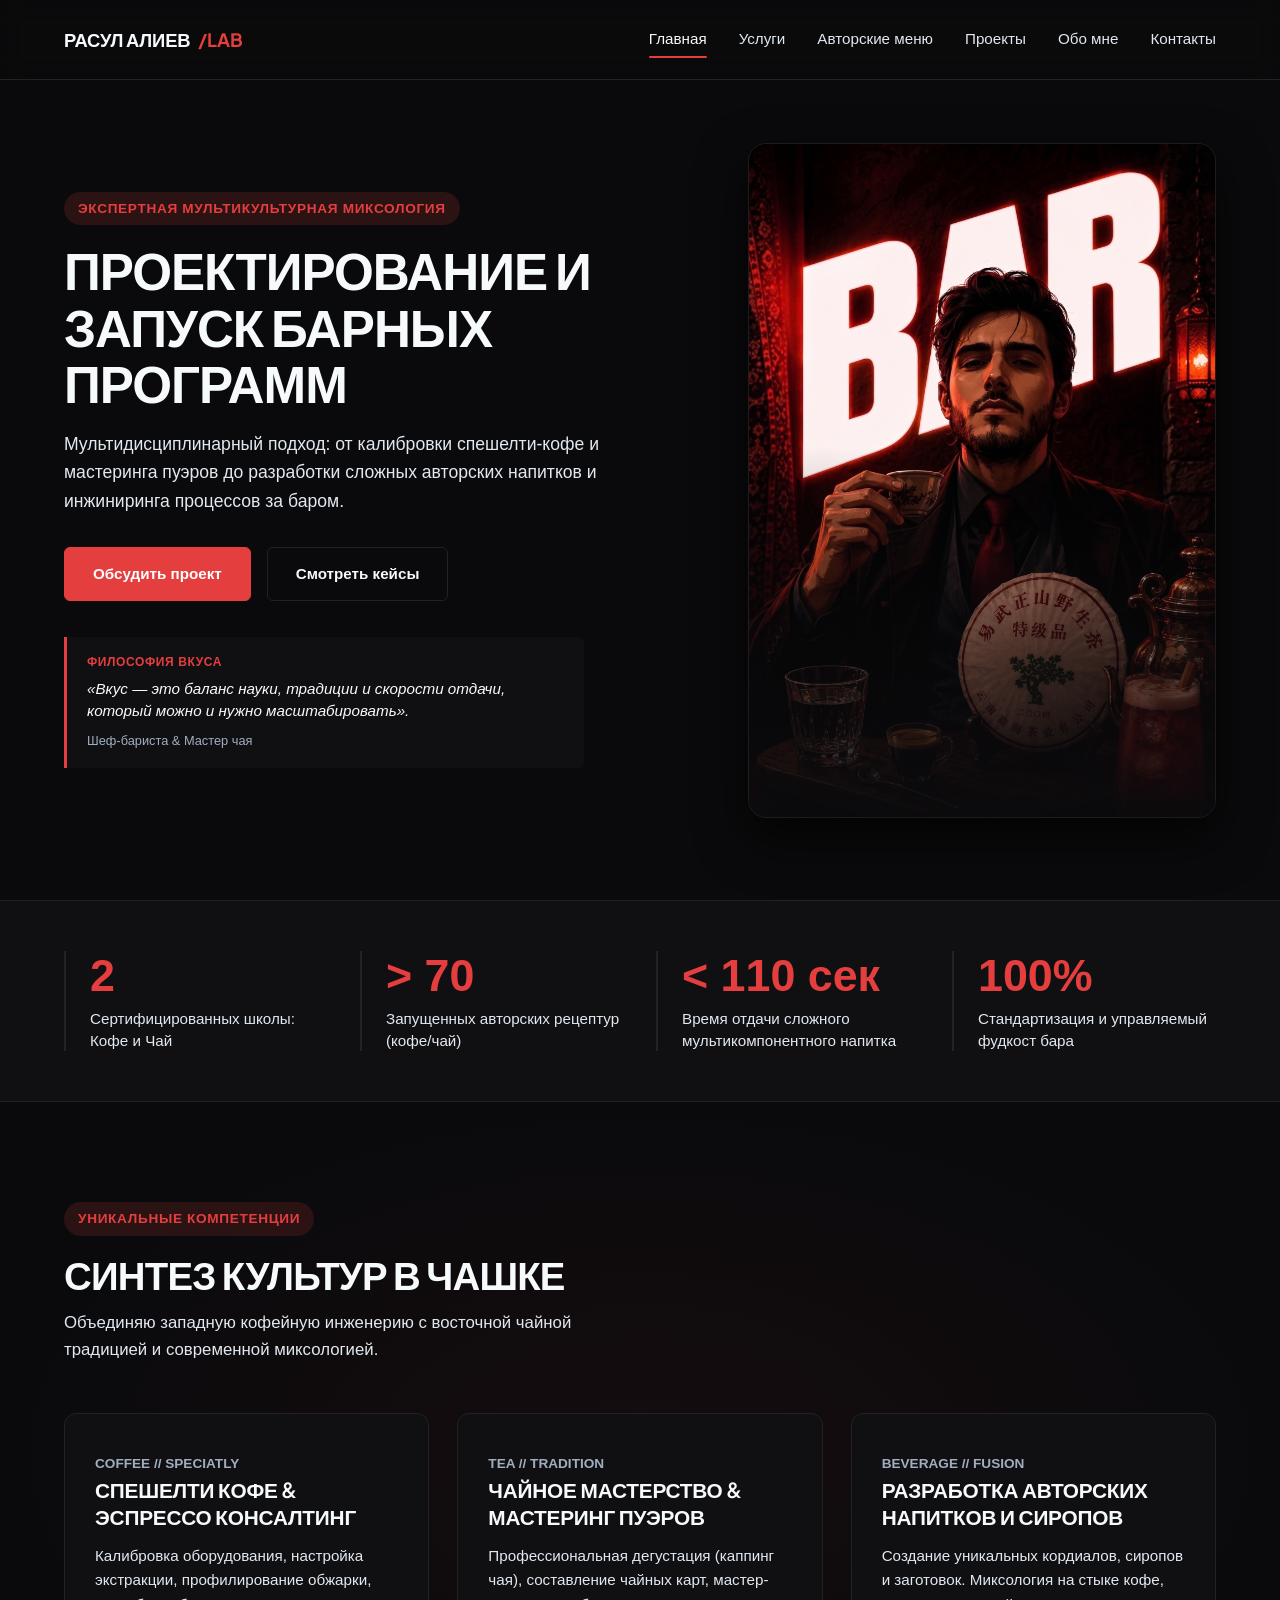
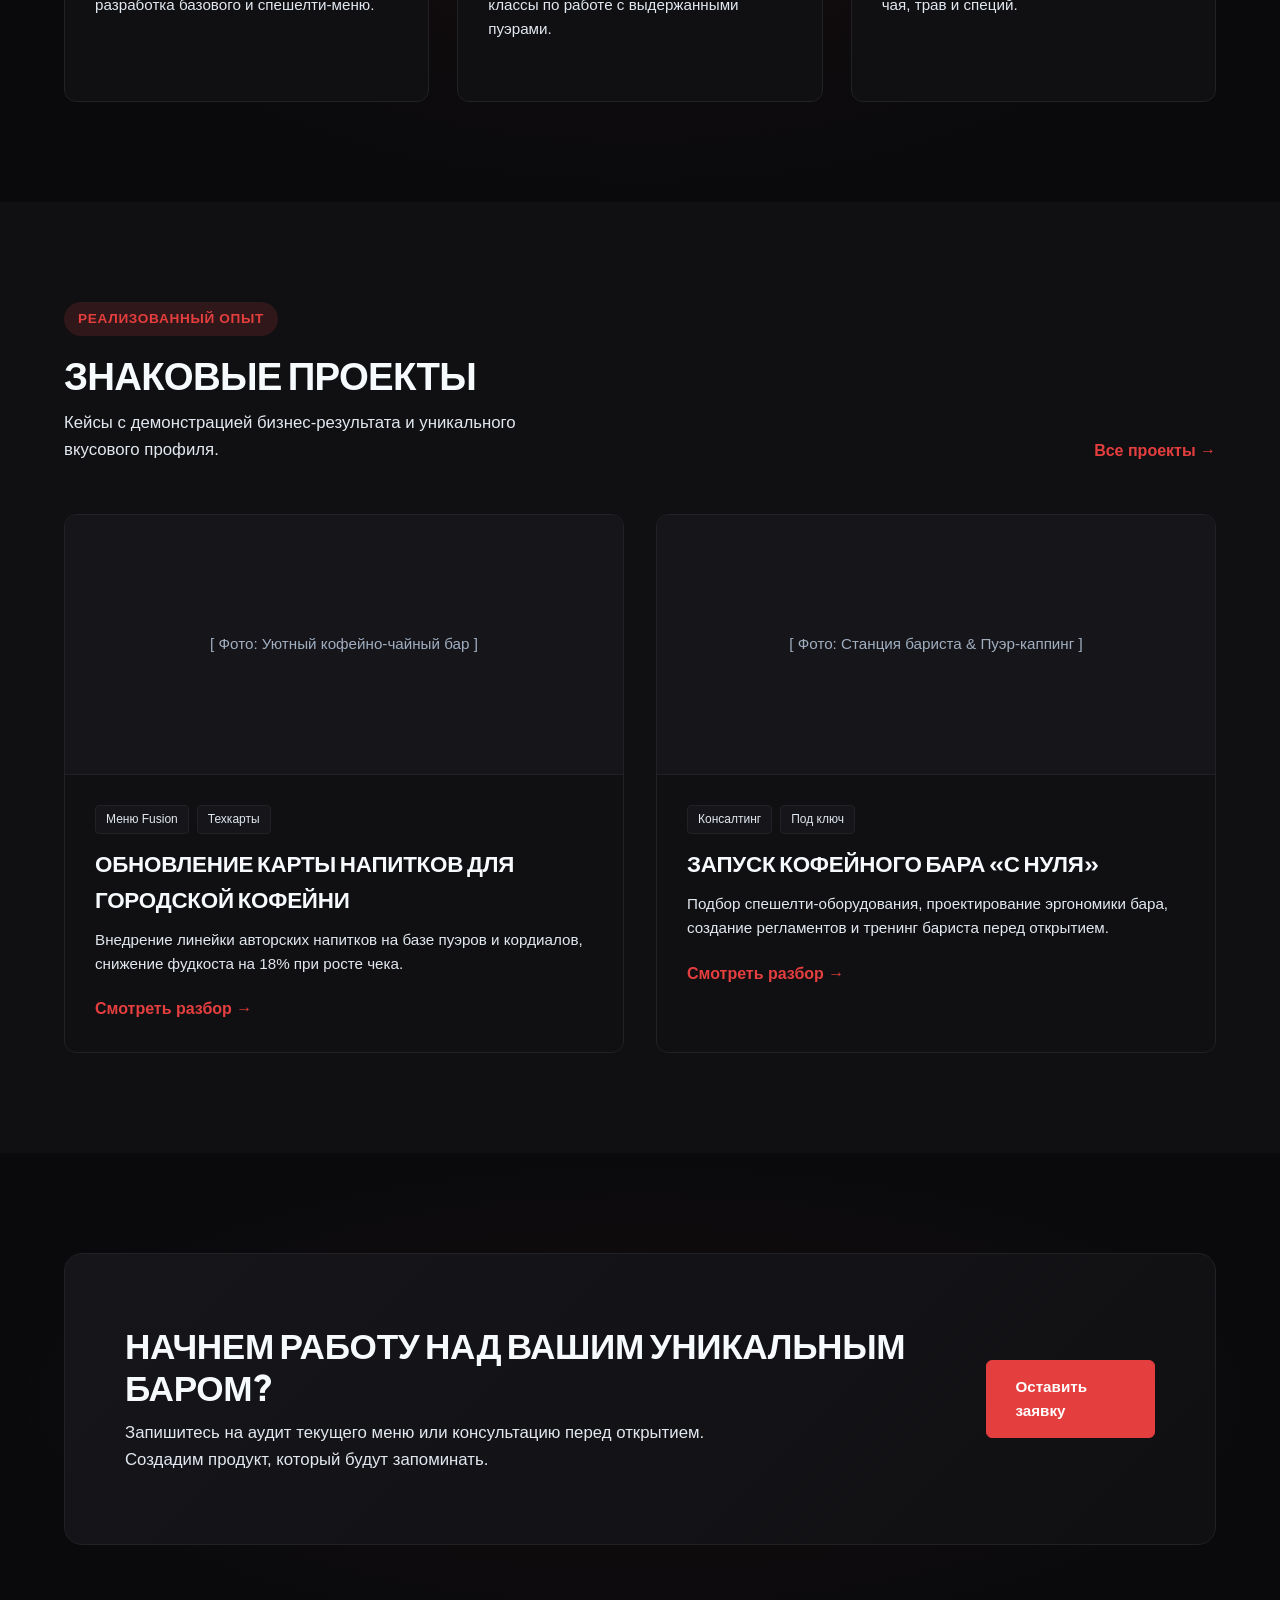
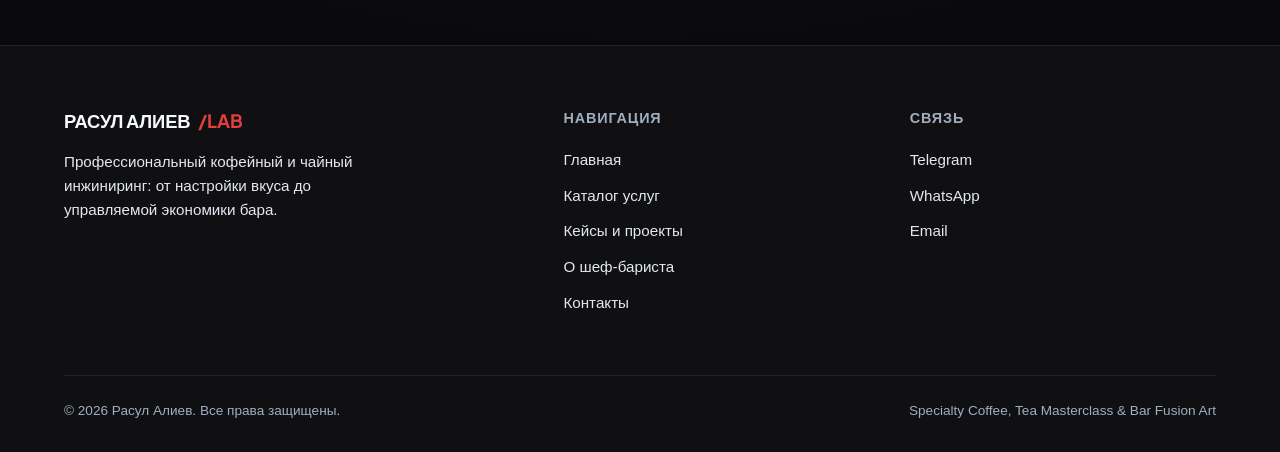
<file: index.html>
<!DOCTYPE html>
<html lang="ru">
<head>
  <meta charset="UTF-8">
  <meta name="viewport" content="width=device-width, initial-scale=1.0">
  <title>Расул Алиев | Chef Barista & Tea Master</title>
  <meta name="description" content="Комплексные решения для баров и чайных: от настройки экстракции и разработки меню до проектирования и тренинга команд.">
  
  <!-- Fonts (Adding a stronger heading font for this theme) -->
  <link rel="preconnect" href="https://fonts.googleapis.com">
  <link rel="preconnect" href="https://fonts.gstatic.com" crossorigin>
  <link href="https://fonts.googleapis.com/css2?family=Plus+Jakarta+Sans:wght@500;600;700;800&display=swap" rel="stylesheet">

  <link rel="stylesheet" href="css/style.css">
  <link rel="stylesheet" href="css/responsive.css">
  <!-- Include the new theme styles -->
  <link rel="stylesheet" href="css/theme-dark.css">
</head>
<body>

  <!-- Site Header -->
  <header class="site-header">
    <div class="container nav-container">
      <a href="index.html" class="brand-logo">
        Расул Алиев<span>/LAB</span>
      </a>

      <button class="menu-toggle" aria-label="Открыть меню" aria-expanded="false">
        <span></span>
        <span></span>
        <span></span>
      </button>

      <nav class="nav-links">
        <a href="index.html" class="nav-link active">Главная</a>
        <a href="services.html" class="nav-link">Услуги</a>
		<a href="menu.html" class="nav-link">Авторские меню</a>
        <a href="projects.html" class="nav-link">Проекты</a>
        <a href="about.html" class="nav-link">Обо мне</a>
        <a href="contact.html" class="nav-link">Контакты</a>
      </nav>
    </div>
  </header>

  <!-- Hero Section with Background -->
  <main>
    <!-- Hero Section: Clean Split UI/UX -->
    <section class="hero hero-split-layout">
      <div class="container hero-container">
        
        <!-- Левая колонка: Оффер и кнопки -->
        <div class="hero-content">
          <span class="badge">Экспертная мультикультурная миксология</span>
          <h1 class="hero-title">Проектирование и запуск барных программ</h1>
          <p class="hero-subtitle">
            Мультидисциплинарный подход: от калибровки спешелти-кофе и мастеринга пуэров до разработки сложных авторских напитков и инжиниринга процессов за баром.
          </p>
          <div class="hero-actions">
            <a href="contact.html" class="btn btn-primary">Обсудить проект</a>
            <a href="projects.html" class="btn btn-outline">Смотреть кейсы</a>
          </div>

          <div class="hero-quote-box">
            <div class="quote-tag">Философия вкуса</div>
            <p>«Вкус — это баланс науки, традиции и скорости отдачи, который можно и нужно масштабировать».</p>
            <span class="quote-author">Шеф-бариста & Мастер чая</span>
          </div>
        </div>

        <!-- Правая колонка: Портрет Расула с мягким растворением вниз -->
        <div class="hero-visual">
          <div class="hero-portrait-wrapper">
            <img src="assets/images/chef-barista-hero.png" alt="Шеф-бариста Расул Алиев" class="hero-portrait-img">
          </div>
        </div>

      </div>
    </section>

    <!-- Metrics Section -->
    <section class="metrics-section">
      <div class="container">
        <div class="metrics-grid">
          <div class="metric-item">
            <div class="metric-number">2</div>
            <div class="metric-label">Сертифицированных школы: Кофе и Чай</div>
          </div>
          <div class="metric-item">
            <div class="metric-number">> 70</div>
            <div class="metric-label">Запущенных авторских рецептур (кофе/чай)</div>
          </div>
          <div class="metric-item">
            <div class="metric-number">< 110 сек</div>
            <div class="metric-label">Время отдачи сложного мультикомпонентного напитка</div>
          </div>
          <div class="metric-item">
            <div class="metric-number">100%</div>
            <div class="metric-label">Стандартизация и управляемый фудкост бара</div>
          </div>
        </div>
      </div>
    </section>

    <!-- New Section: Featured Expertise (Using the Pu'er cake imagery conceptually) -->
    <section class="section-spacing featured-expertise">
      <div class="container">
        <div class="section-header">
          <div>
            <span class="badge">Уникальные компетенции</span>
            <h2 class="section-title">Синтез культур в чашке</h2>
            <p class="section-desc">
              Объединяю западную кофейную инженерию с восточной чайной традицией и современной миксологией.
            </p>
          </div>
        </div>

        <div class="services-grid">
          <!-- Featured 1: Specialty Coffee -->
          <article class="service-card">
            <div>
              <span class="service-index">COFFEE // SPECIATLY</span>
              <h3 class="service-title">Спешелти Кофе & Эспрессо Консалтинг</h3>
              <p class="service-desc">
                Калибровка оборудования, настройка экстракции, профилирование обжарки, разработка базового и спешелти-меню.
              </p>
            </div>
          </article>

          <!-- Featured 2: Tea Art -->
          <article class="service-card">
            <div>
              <span class="service-index">TEA // TRADITION</span>
              <h3 class="service-title">Чайное мастерство & Мастеринг Пуэров</h3>
              <p class="service-desc">
                Профессиональная дегустация (каппинг чая), составление чайных карт, мастер-классы по работе с выдержанными пуэрами.
              </p>
            </div>
          </article>

          <!-- Featured 3: Beverage Program -->
          <article class="service-card">
            <div>
              <span class="service-index">BEVERAGE // FUSION</span>
              <h3 class="service-title">Разработка авторских напитков и сиропов</h3>
              <p class="service-desc">
                Создание уникальных кордиалов, сиропов и заготовок. Миксология на стыке кофе, чая, трав и специй.
              </p>
            </div>
          </article>
        </div>
      </div>
    </section>

    <!-- Projects Teaser -->
    <section class="section-spacing" style="background-color: var(--bg-surface);">
      <div class="container">
        <div class="section-header">
          <div>
            <span class="badge">Реализованный опыт</span>
            <h2 class="section-title">Знаковые проекты</h2>
            <p class="section-desc">
              Кейсы с демонстрацией бизнес-результата и уникального вкусового профиля.
            </p>
          </div>
          <a href="projects.html" class="section-link">Все проекты &rarr;</a>
        </div>

        <div class="projects-grid">
          <!-- Project Card 1 -->
          <article class="project-card">
            <div class="project-thumb-placeholder">
              [ Фото: Уютный кофейно-чайный бар ]
            </div>
            <div class="project-info">
              <div class="project-tags">
                <span class="project-tag">Меню Fusion</span>
                <span class="project-tag">Техкарты</span>
              </div>
              <h3 class="project-title">Обновление карты напитков для городской кофейни</h3>
              <p class="project-excerpt">
                Внедрение линейки авторских напитков на базе пуэров и кордиалов, снижение фудкоста на 18% при росте чека.
              </p>
              <a href="projects.html" class="section-link">Смотреть разбор &rarr;</a>
            </div>
          </article>

          <!-- Project Card 2 -->
          <article class="project-card">
            <div class="project-thumb-placeholder">
              [ Фото: Станция бариста & Пуэр-каппинг ]
            </div>
            <div class="project-info">
              <div class="project-tags">
                <span class="project-tag">Консалтинг</span>
                <span class="project-tag">Под ключ</span>
              </div>
              <h3 class="project-title">Запуск кофейного бара «С нуля»</h3>
              <p class="project-excerpt">
                Подбор спешелти-оборудования, проектирование эргономики бара, создание регламентов и тренинг бариста перед открытием.
              </p>
              <a href="projects.html" class="section-link">Смотреть разбор &rarr;</a>
            </div>
          </article>
        </div>
      </div>
    </section>

    <!-- CTA Section -->
    <section class="section-spacing">
      <div class="container">
        <div class="cta-banner">
          <div>
            <h2 class="cta-title">Начнем работу над вашим уникальным баром?</h2>
            <p class="cta-desc">
              Запишитесь на аудит текущего меню или консультацию перед открытием. Создадим продукт, который будут запоминать.
            </p>
          </div>
          <a href="contact.html" class="btn btn-primary">Оставить заявку</a>
        </div>
      </div>
    </section>
  </main>

  <!-- Site Footer -->
  <footer class="site-footer">
    <div class="container">
      <div class="footer-top">
        <div class="footer-brand">
          <div class="brand-logo">Расул Алиев<span>/LAB</span></div>
          <p>
            Профессиональный кофейный и чайный инжиниринг: от настройки вкуса до управляемой экономики бара.
          </p>
        </div>

        <div>
          <h4 class="footer-heading">Навигация</h4>
          <ul class="footer-nav">
            <li><a href="index.html">Главная</a></li>
            <li><a href="services.html">Каталог услуг</a></li>
            <li><a href="projects.html">Кейсы и проекты</a></li>
            <li><a href="about.html">О шеф-бариста</a></li>
            <li><a href="contact.html">Контакты</a></li>
          </ul>
        </div>

        <div>
          <h4 class="footer-heading">Связь</h4>
          <ul class="footer-nav">
            <li><a href="contact.html">Telegram</a></li>
            <li><a href="contact.html">WhatsApp</a></li>
            <li><a href="mailto:alexei.petrov@example.com">Email</a></li>
          </ul>
        </div>
      </div>

      <div class="footer-bottom">
        <span>&copy; 2026 Расул Алиев. Все права защищены.</span>
        <span>Specialty Coffee, Tea Masterclass & Bar Fusion Art</span>
      </div>
    </div>
  </footer>

  <script src="js/main.js"></script>
</body>
</html>
</file>
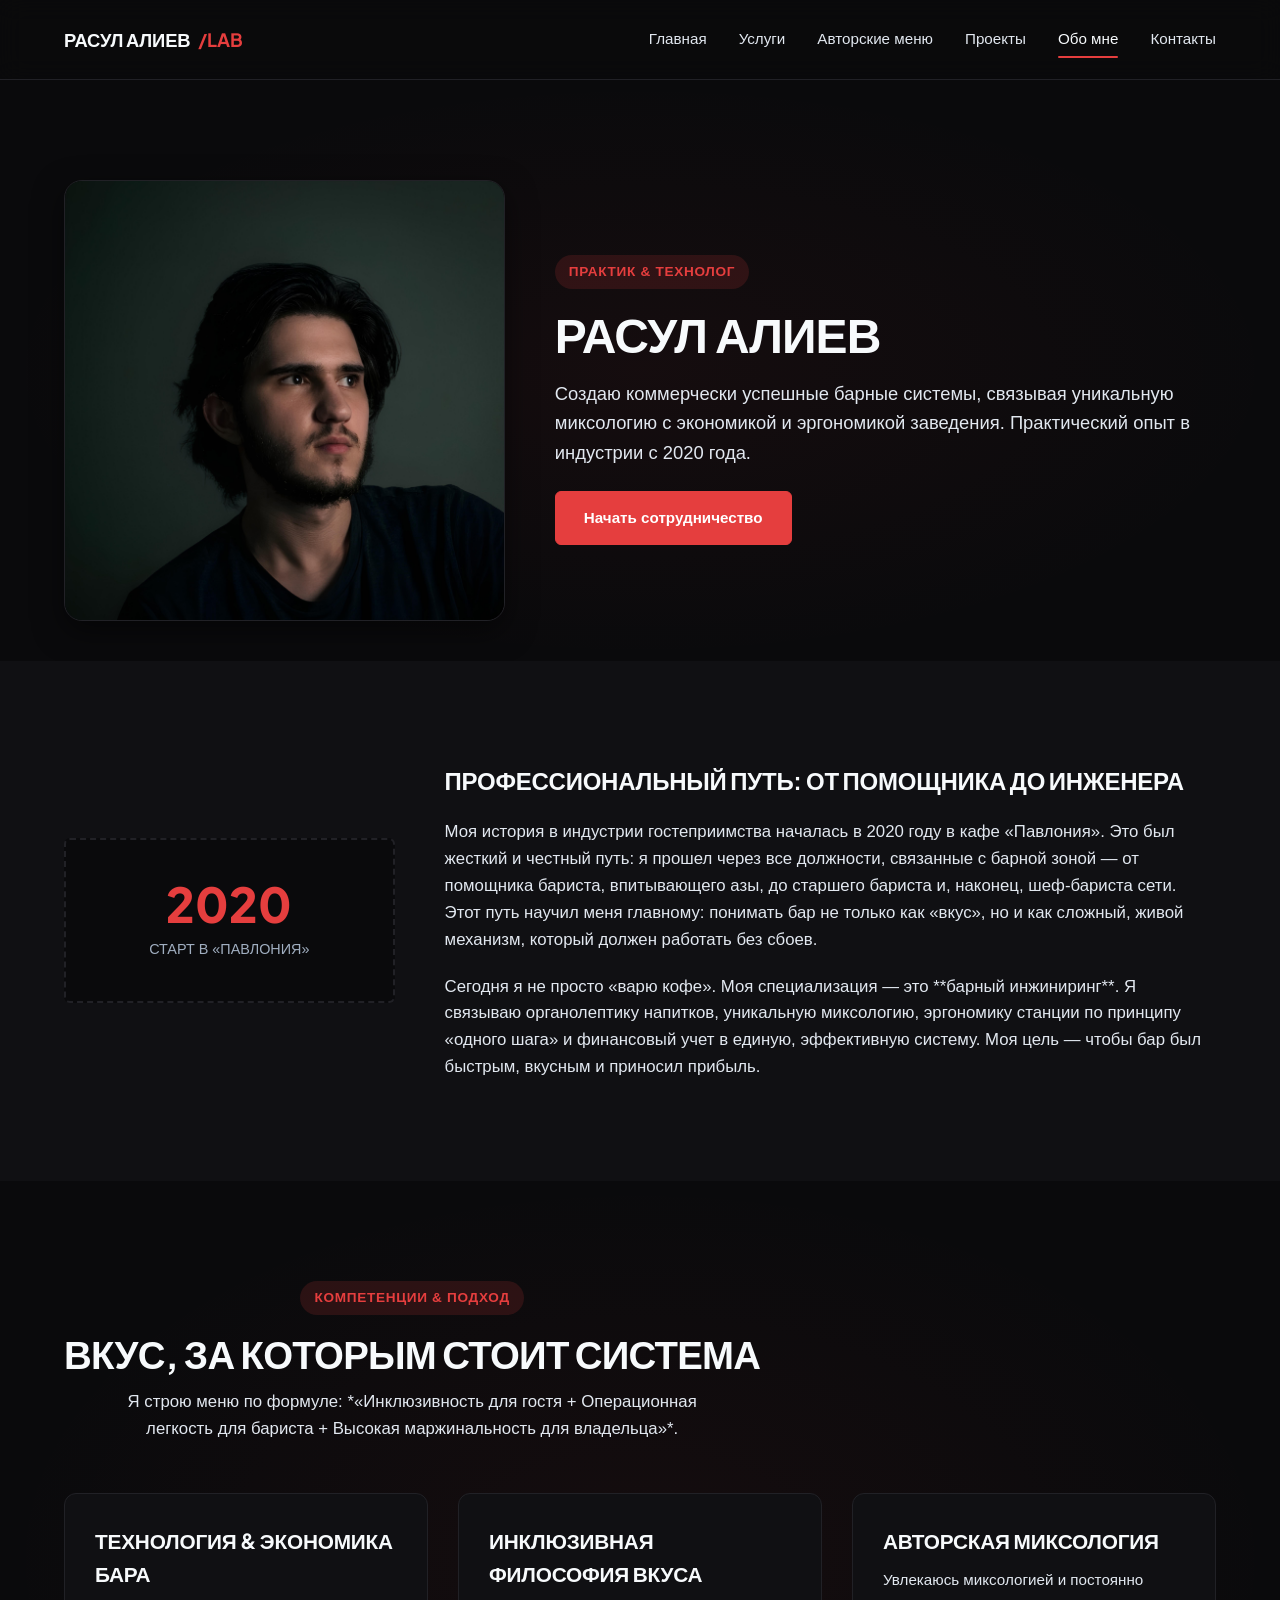
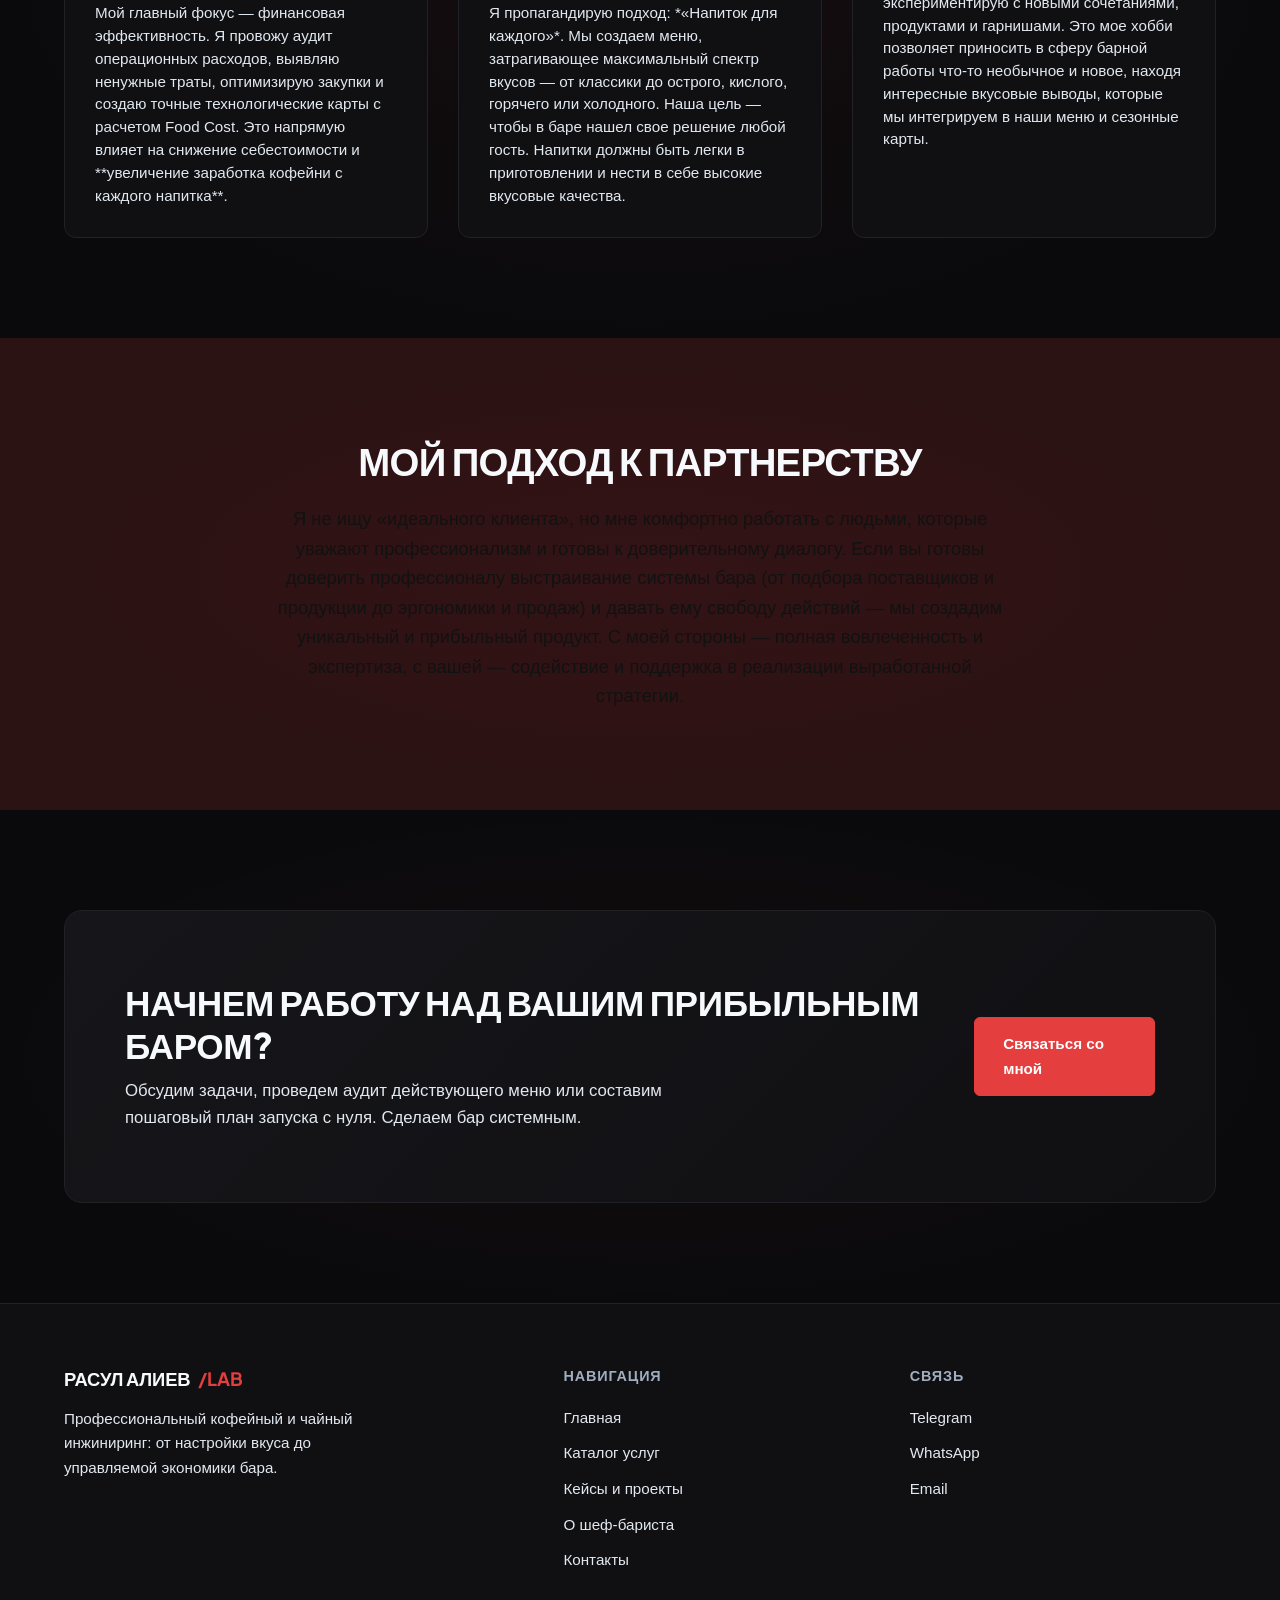
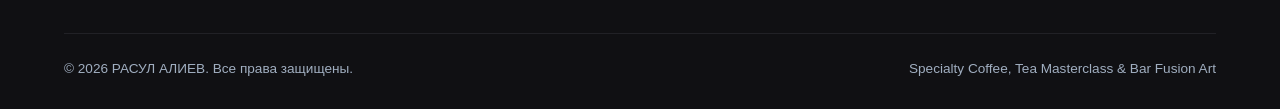
<file: about.html>
<!DOCTYPE html>
<html lang="ru">
<head>
  <meta charset="UTF-8">
  <meta name="viewport" content="width=device-width, initial-scale=1.0">
  <title>О шеф-бариста | Расул Алиев — Барный инженер & Миксолог</title>
  <meta name="description" content="Расул Алиев: от бариста до барного инженера-технолога. Экспертиза в экономике бара, создании авторских меню и инклюзивной миксологии. Практический опыт с 2020 года.">
  
  <link rel="preconnect" href="https://fonts.googleapis.com">
  <link rel="preconnect" href="https://fonts.gstatic.com" crossorigin>
  <link href="https://fonts.googleapis.com/css2?family=Plus+Jakarta+Sans:wght@500;600;700;800&display=swap" rel="stylesheet">

  <link rel="stylesheet" href="css/style.css">
  <link rel="stylesheet" href="css/responsive.css">
  <link rel="stylesheet" href="css/theme-dark.css">
</head>
<body>

  <!-- Site Header -->
  <header class="site-header">
    <div class="container nav-container">
      <a href="index.html" class="brand-logo">
        РАСУЛ АЛИЕВ<span>/LAB</span>
      </a>

      <button class="menu-toggle" aria-label="Открыть меню" aria-expanded="false">
        <span></span>
        <span></span>
        <span></span>
      </button>

      <nav class="nav-links">
        <a href="index.html" class="nav-link">Главная</a>
        <a href="services.html" class="nav-link">Услуги</a>
		<a href="menu.html" class="nav-link">Авторские меню</a>
        <a href="projects.html" class="nav-link">Проекты</a>
        <a href="about.html" class="nav-link active">Обо мне</a>
        <a href="contact.html" class="nav-link">Контакты</a>
      </nav>
    </div>
  </header>

  <main>
    <!-- About Hero: Личность & Стаж -->
    <section class="section-spacing" style="padding-bottom: 40px;">
      <div class="container about-hero-grid">
        <div class="about-portrait-wrapper">
          <img src="assets/images/chef-about-new.png" alt="Шеф-бариста Расул Алиев" class="about-portrait-img">
          <!-- Мы используем ту же фотографию, это нормально, она экспертная -->
        </div>
        <div class="about-hero-content">
          <span class="badge">Практик & Технолог</span>
          <h1 class="section-title" style="font-size: 3rem; margin-bottom: 16px;">Расул Алиев</h1>
          <p class="section-desc" style="max-width: 680px; font-size: 1.15rem; margin-bottom: 24px;">
            Создаю коммерчески успешные барные системы, связывая уникальную миксологию с экономикой и эргономикой заведения. Практический опыт в индустрии с 2020 года.
          </p>
          <a href="contact.html" class="btn btn-primary">Начать сотрудничество</a>
        </div>
      </div>
    </section>

    <!-- Professional Path: От Павлонии до Шефа -->
    <section class="section-spacing" style="background-color: var(--bg-surface);">
      <div class="container path-layout-grid">
        <div class="path-visual">
          <div class="timeline-placeholder">
            <span class="timeline-year">2020</span>
            <span class="timeline-event">Старт в «Павлония»</span>
          </div>
        </div>
        <div class="path-content">
          <h2 class="path-title">Профессиональный путь: от помощника до инженера</h2>
          <p class="path-text">
            Моя история в индустрии гостеприимства началась в 2020 году в кафе «Павлония». Это был жесткий и честный путь: я прошел через все должности, связанные с барной зоной — от помощника бариста, впитывающего азы, до старшего бариста и, наконец, шеф-бариста сети. Этот путь научил меня главному: понимать бар не только как «вкус», но и как сложный, живой механизм, который должен работать без сбоев.
          </p>
          <p class="path-text">
            Сегодня я не просто «варю кофе». Моя специализация — это **барный инжиниринг**. Я связываю органолептику напитков, уникальную миксологию, эргономику станции по принципу «одного шага» и финансовый учет в единую, эффективную систему. Моя цель — чтобы бар был быстрым, вкусным и приносил прибыль.
          </p>
        </div>
      </div>
    </section>

    <!-- Competencies & Philosophy: Экономика & Вкус -->
    <section class="section-spacing">
      <div class="container">
        <div class="section-header center">
          <div>
            <span class="badge">Компетенции & Подход</span>
            <h2 class="section-title">Вкус, за которым стоит система</h2>
            <p class="section-desc" style="max-width: 620px; margin: 12px auto 0;">
              Я строю меню по формуле: *«Инклюзивность для гостя + Операционная легкость для бариста + Высокая маржинальность для владельца»*.
            </p>
          </div>
        </div>

        <div class="competencies-grid">
          <!-- 1. Технология & Экономика -->
          <div class="comp-card">
            <h3 class="comp-title">Технология & Экономика Бара</h3>
            <p class="comp-desc">
              Мой главный фокус — финансовая эффективность. Я провожу аудит операционных расходов, выявляю ненужные траты, оптимизирую закупки и создаю точные технологические карты с расчетом Food Cost. Это напрямую влияет на снижение себестоимости и **увеличение заработка кофейни с каждого напитка**.
            </p>
          </div>
          <!-- 2. Инклюзивность Вкуса -->
          <div class="comp-card">
            <h3 class="comp-title">Инклюзивная философия Вкуса</h3>
            <p class="comp-desc">
              Я пропагандирую подход: *«Напиток для каждого»*. Мы создаем меню, затрагивающее максимальный спектр вкусов — от классики до острого, кислого, горячего или холодного. Наша цель — чтобы в баре нашел свое решение любой гость. Напитки должны быть легки в приготовлении и нести в себе высокие вкусовые качества.
            </p>
          </div>
          <!-- 3. Авторская Миксология (Хобби) -->
          <div class="comp-card">
            <h3 class="comp-title">Авторская Миксология</h3>
            <p class="comp-desc">
              Увлекаюсь миксологией и постоянно экспериментирую с новыми сочетаниями, продуктами и гарнишами. Это мое хобби позволяет приносить в сферу барной работы что-то необычное и новое, находя интересные вкусовые выводы, которые мы интегрируем в наши меню и сезонные карты.
            </p>
          </div>
        </div>
      </div>
    </section>

    <!-- Collaboration Philosophy: Уважение & Свобода -->
    <section class="section-spacing" style="background-color: var(--accent-subtle);">
      <div class="container collaboration-block">
        <h2 class="section-title" style="color: var(--text-primary); margin-bottom: 20px;">Мой подход к партнерству</h2>
        <p class="collaboration-text">
          Я не ищу «идеального клиента», но мне комфортно работать с людьми, которые уважают профессионализм и готовы к доверительному диалогу. Если вы готовы доверить профессионалу выстраивание системы бара (от подбора поставщиков и продукции до эргономики и продаж) и давать ему свободу действий — мы создадим уникальный и прибыльный продукт. С моей стороны — полная вовлеченность и экспертиза, с вашей — содействие и поддержка в реализации выработанной стратегии.
        </p>
      </div>
    </section>

    <!-- Top CTA on About -->
    <section class="section-spacing">
      <div class="container">
        <div class="cta-banner">
          <div>
            <h2 class="cta-title">Начнем работу над вашим прибыльным баром?</h2>
            <p class="cta-desc">
              Обсудим задачи, проведем аудит действующего меню или составим пошаговый план запуска с нуля. Сделаем бар системным.
            </p>
          </div>
          <a href="contact.html" class="btn btn-primary">Связаться со мной</a>
        </div>
      </div>
    </section>
  </main>

  <!-- Site Footer -->
  <footer class="site-footer">
    <div class="container">
      <div class="footer-top">
        <div class="footer-brand">
          <div class="brand-logo">РАСУЛ АЛИЕВ<span>/LAB</span></div>
          <p>
            Профессиональный кофейный и чайный инжиниринг: от настройки вкуса до управляемой экономики бара.
          </p>
        </div>

        <div>
          <h4 class="footer-heading">Навигация</h4>
          <ul class="footer-nav">
            <li><a href="index.html">Главная</a></li>
            <li><a href="services.html">Каталог услуг</a></li>
            <li><a href="projects.html">Кейсы и проекты</a></li>
            <li><a href="about.html">О шеф-бариста</a></li>
            <li><a href="contact.html">Контакты</a></li>
          </ul>
        </div>

        <div>
          <h4 class="footer-heading">Связь</h4>
          <ul class="footer-nav">
            <li><a href="contact.html">Telegram</a></li>
            <li><a href="contact.html">WhatsApp</a></li>
            <li><a href="mailto:contact@example.com">Email</a></li>
          </ul>
        </div>
      </div>

      <div class="footer-bottom">
        <span>&copy; 2026 РАСУЛ АЛИЕВ. Все права защищены.</span>
        <span>Specialty Coffee, Tea Masterclass & Bar Fusion Art</span>
      </div>
    </div>
  </footer>

  <script src="js/main.js"></script>
</body>
</html>
</file>
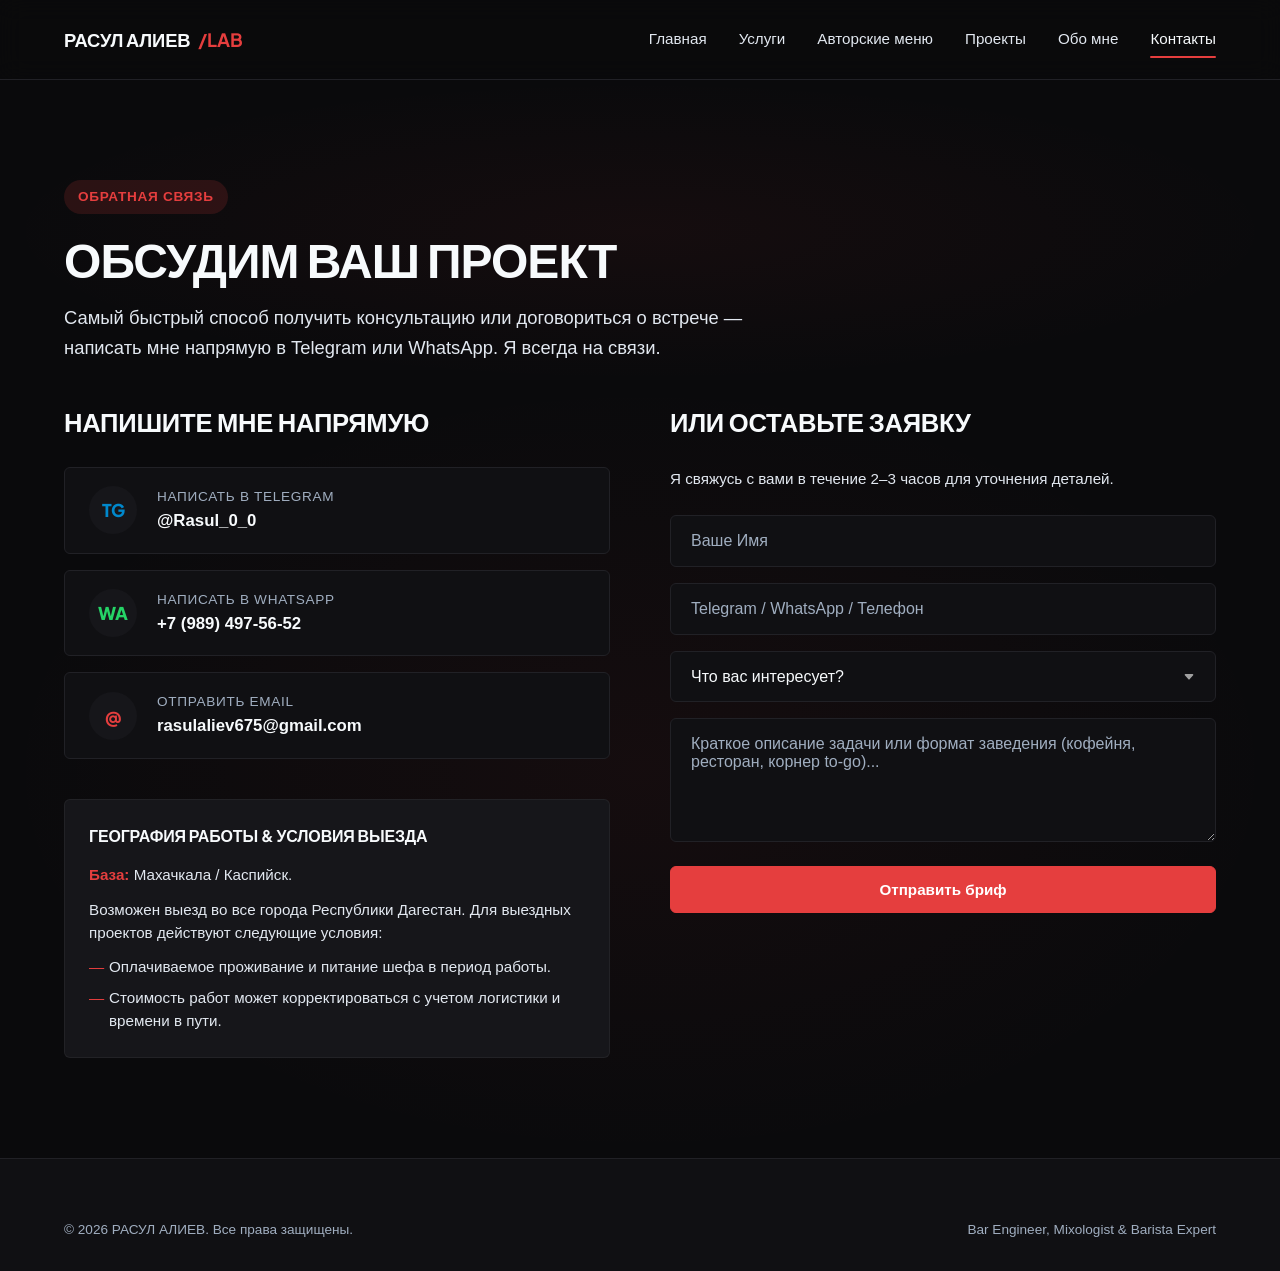
<file: contact.html>
<!DOCTYPE html>
<html lang="ru">
<head>
  <meta charset="UTF-8">
  <meta name="viewport" content="width=device-width, initial-scale=1.0">
  <title>Контакты | Расул Алиев — Шеф-бариста & Барный инженер</title>
  <meta name="description" content="Свяжитесь с шеф-бариста Расулом Алиевым напрямую через Telegram или WhatsApp для обсуждения проектов в Махачкале, Каспийске или выезда по Дагестану.">
  
  <link rel="preconnect" href="https://fonts.googleapis.com">
  <link rel="preconnect" href="https://fonts.gstatic.com" crossorigin>
  <link href="https://fonts.googleapis.com/css2?family=Plus+Jakarta+Sans:wght@500;600;700;800&display=swap" rel="stylesheet">

  <link rel="stylesheet" href="css/style.css">
  <link rel="stylesheet" href="css/responsive.css">
  <link rel="stylesheet" href="css/theme-dark.css">
</head>
<body>

  <!-- Site Header -->
  <header class="site-header">
    <div class="container nav-container">
      <a href="index.html" class="brand-logo">
        РАСУЛ АЛИЕВ<span>/LAB</span>
      </a>

      <button class="menu-toggle" aria-label="Открыть меню" aria-expanded="false">
        <span></span>
        <span></span>
        <span></span>
      </button>

      <nav class="nav-links">
        <a href="index.html" class="nav-link">Главная</a>
        <a href="services.html" class="nav-link">Услуги</a>
		<a href="menu.html" class="nav-link">Авторские меню</a>
        <a href="projects.html" class="nav-link">Проекты</a>
        <a href="about.html" class="nav-link">Обо мне</a>
        <a href="contact.html" class="nav-link active">Контакты</a>
      </nav>
    </div>
  </header>

  <main>
    <!-- Contact Hero -->
    <section class="section-spacing" style="padding-bottom: 20px;">
      <div class="container">
        <span class="badge">Обратная связь</span>
        <h1 class="section-title" style="font-size: 3rem; margin-bottom: 16px;">Обсудим ваш проект</h1>
        <p class="section-desc" style="max-width: 680px; font-size: 1.15rem;">
          Самый быстрый способ получить консультацию или договориться о встрече — написать мне напрямую в Telegram или WhatsApp. Я всегда на связи.
        </p>
      </div>
    </section>

    <!-- Contact Grid -->
    <section class="section-spacing" style="padding-top: 20px;">
      <div class="container contact-grid">
        
        <!-- Левая колонка: Прямые ссылки & Условия выезда -->
        <div class="contact-info">
          <h2 class="contact-subheading">Напишите мне напрямую</h2>
          
          <div class="contact-links-stack">
            <!-- Telegram: deep link -->
            <a href="https://t.me/Rasul_0_0" target="_blank" rel="noopener noreferrer" class="contact-link-block tg-link">
              <span class="link-icon">TG</span>
              <div class="link-text">
                <span class="link-label">Написать в Telegram</span>
                <span class="link-val">@Rasul_0_0</span>
              </div>
            </a>

            <!-- WhatsApp: deep link (номер без пробелов/тире) -->
            <a href="https://wa.me/79894975652" target="_blank" rel="noopener noreferrer" class="contact-link-block wa-link">
              <span class="link-icon">WA</span>
              <div class="link-text">
                <span class="link-label">Написать в WhatsApp</span>
                <span class="link-val">+7 (989) 497-56-52</span>
              </div>
            </a>

            <!-- Email: mailto link -->
            <a href="mailto:rasulaliev675@gmail.com" class="contact-link-block email-link">
              <span class="link-icon">@</span>
              <div class="link-text">
                <span class="link-label">Отправить Email</span>
                <span class="link-val">rasulaliev675@gmail.com</span>
              </div>
            </a>
          </div>

          <!-- Условия географии (UX: Прозрачность) -->
          <div class="geography-box">
            <h3 class="geo-title">География работы & Условия выезда</h3>
            <p><strong>База:</strong> Махачкала / Каспийск.</p>
            <p>Возможен выезд во все города Республики Дагестан. Для выездных проектов действуют следующие условия:</p>
            <ul class="geo-conditions">
              <li>Оплачиваемое проживание и питание шефа в период работы.</li>
              <li>Стоимость работ может корректироваться с учетом логистики и времени в пути.</li>
            </ul>
          </div>
        </div>

        <!-- Правая колонка: Форма Брифа -->
        <div class="contact-form-wrapper">
          <h2 class="contact-subheading">Или оставьте заявку</h2>
          <p class="form-desc">Я свяжусь с вами в течение 2–3 часов для уточнения деталей.</p>
          
          <!-- ЗАМЕНИТЕ ЭТУ СТРОКУ -->
          <form id="contactForm" class="contact-form" action="/api/send-brief" method="POST">
            <div class="form-row">
              <input type="text" name="name" placeholder="Ваше Имя" required>
            </div>
            <div class="form-row">
              <input type="text" name="contact_info" placeholder="Telegram / WhatsApp / Телефон" required>
            </div>
            <div class="form-row">
              <select name="service_type" required>
                <option value="" disabled selected>Что вас интересует?</option>
				<option value="management">Операционное шефство / Ведение бара</option>
                <option value="menu">Разработка меню & Техкарт</option>
                <option value="audit">Аудит & Оптимизация</option>
                <option value="turnkey">Запуск под ключ</option>
                <option value="training">Обучение персонала</option>
                <option value="other">Другое / Консультация</option>
              </select>
            </div>
            <div class="form-row">
              <textarea name="message" placeholder="Краткое описание задачи или формат заведения (кофейня, ресторан, корнер to-go)..." rows="5"></textarea>
            </div>
            <div class="form-actions">
              <button type="submit" class="btn btn-primary" style="width: 100%;">Отправить бриф</button>
            </div>
            <div id="formStatus" class="form-status"></div>
          </form>
        </div>

      </div>
    </section>

  </main>

  <!-- Site Footer (упрощенный без навигации) -->
  <footer class="site-footer">
    <div class="container footer-bottom" style="border: none; padding-top: 0;">
      <span>&copy; 2026 РАСУЛ АЛИЕВ. Все права защищены.</span>
      <span>Bar Engineer, Mixologist & Barista Expert</span>
    </div>
  </footer>

  <script src="js/main.js"></script>
</body>
</html>
</file>
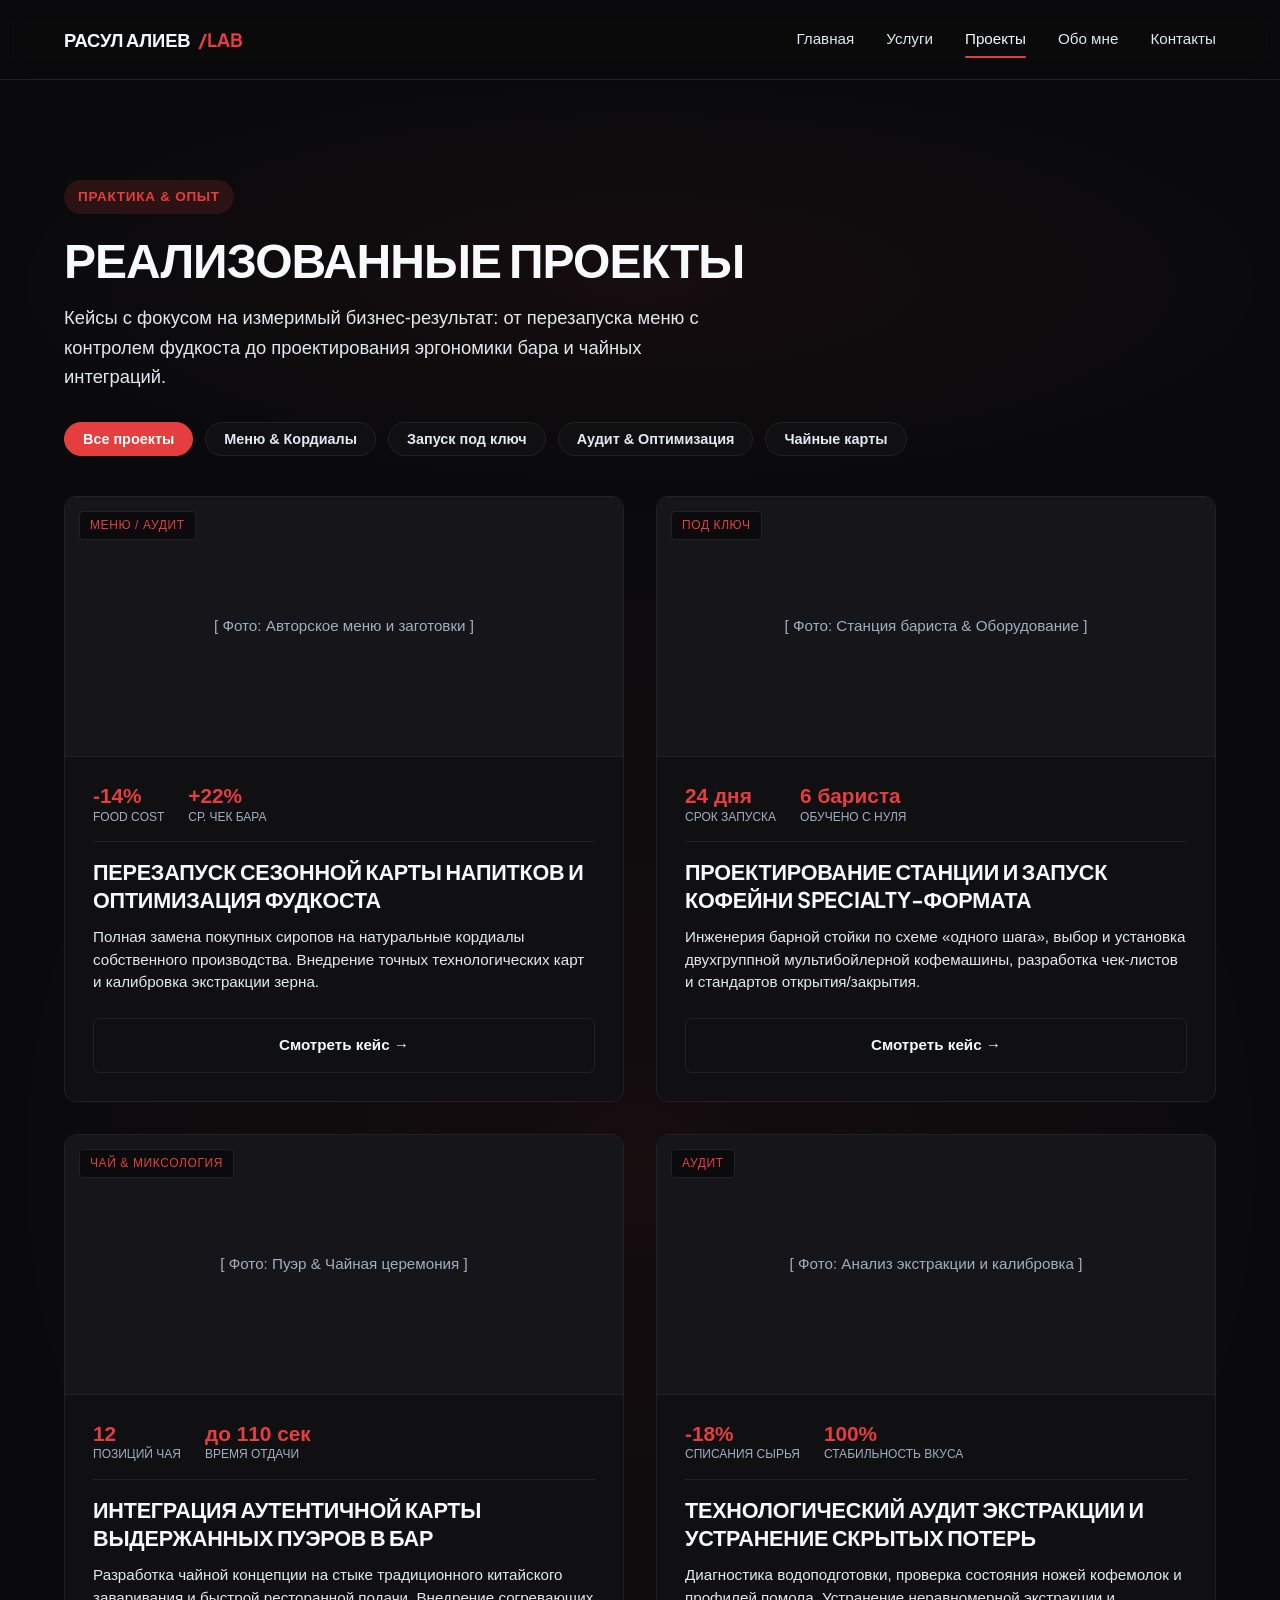
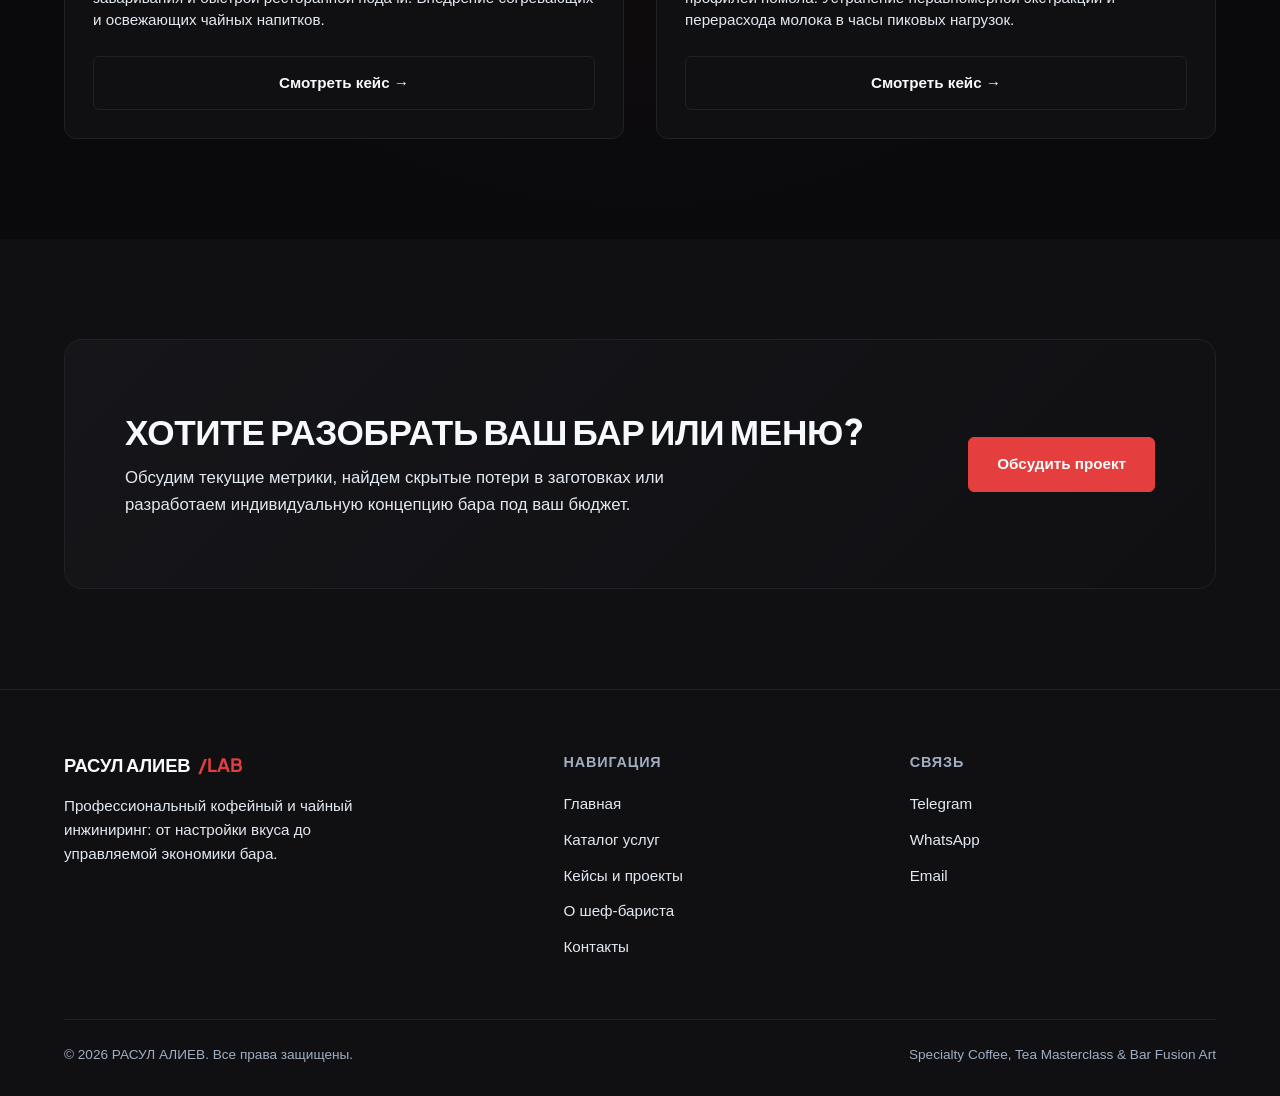
<file: projects.html>
<!DOCTYPE html>
<html lang="ru">
<head>
  <meta charset="UTF-8">
  <meta name="viewport" content="width=device-width, initial-scale=1.0">
  <title>Проекты и кейсы | Расул Алиев — Шеф-бариста</title>
  <meta name="description" content="Реализованные проекты шеф-бариста Расула Алиева: запуск баров с нуля, оптимизация фудкоста, авторские меню и чайные интеграции.">
  
  <link rel="preconnect" href="https://fonts.googleapis.com">
  <link rel="preconnect" href="https://fonts.gstatic.com" crossorigin>
  <link href="https://fonts.googleapis.com/css2?family=Plus+Jakarta+Sans:wght@500;600;700;800&display=swap" rel="stylesheet">

  <link rel="stylesheet" href="css/style.css">
  <link rel="stylesheet" href="css/responsive.css">
  <link rel="stylesheet" href="css/theme-dark.css">
</head>
<body>

  <!-- Site Header -->
  <header class="site-header">
    <div class="container nav-container">
      <a href="index.html" class="brand-logo">
        РАСУЛ АЛИЕВ<span>/LAB</span>
      </a>

      <button class="menu-toggle" aria-label="Открыть меню" aria-expanded="false">
        <span></span>
        <span></span>
        <span></span>
      </button>

      <nav class="nav-links">
        <a href="index.html" class="nav-link">Главная</a>
        <a href="services.html" class="nav-link">Услуги</a>
        <a href="projects.html" class="nav-link active">Проекты</a>
        <a href="about.html" class="nav-link">Обо мне</a>
        <a href="contact.html" class="nav-link">Контакты</a>
      </nav>
    </div>
  </header>

  <main>
    <!-- Projects Hero Section -->
    <section class="section-spacing" style="padding-bottom: 30px;">
      <div class="container">
        <span class="badge">Практика & Опыт</span>
        <h1 class="section-title" style="font-size: 3rem; margin-bottom: 16px;">Реализованные проекты</h1>
        <p class="section-desc" style="max-width: 680px; font-size: 1.15rem;">
          Кейсы с фокусом на измеримый бизнес-результат: от перезапуска меню с контролем фудкоста до проектирования эргономики бара и чайных интеграций.
        </p>

        <!-- Filter Controls -->
        <div class="projects-filter-bar">
          <button class="filter-btn active" data-filter="all">Все проекты</button>
          <button class="filter-btn" data-filter="menu">Меню & Кордиалы</button>
          <button class="filter-btn" data-filter="turnkey">Запуск под ключ</button>
          <button class="filter-btn" data-filter="audit">Аудит & Оптимизация</button>
          <button class="filter-btn" data-filter="tea">Чайные карты</button>
        </div>
      </div>
    </section>

    <!-- Projects Grid -->
    <section class="section-spacing" style="padding-top: 10px;">
      <div class="container">
        <div class="projects-catalog-grid">

          <!-- Project Card 1 -->
          <article class="project-catalog-card" data-category="menu audit">
            <div class="project-card-media">
              <div class="project-media-badge">Меню / Аудит</div>
              <div class="project-thumb-placeholder">
                <span>[ Фото: Авторское меню и заготовки ]</span>
              </div>
            </div>
            <div class="project-card-content">
              <div class="project-metrics-row">
                <div class="mini-metric">
                  <span class="mini-val">-14%</span>
                  <span class="mini-lbl">Food Cost</span>
                </div>
                <div class="mini-metric">
                  <span class="mini-val">+22%</span>
                  <span class="mini-lbl">Ср. чек бара</span>
                </div>
              </div>
              <h2 class="project-catalog-title">Перезапуск сезонной карты напитков и оптимизация фудкоста</h2>
              <p class="project-catalog-desc">
                Полная замена покупных сиропов на натуральные кордиалы собственного производства. Внедрение точных технологических карт и калибровка экстракции зерна.
              </p>
              <div class="project-card-actions">
                <a href="projects/project-1.html" class="btn btn-outline" style="width: 100%;">Смотреть кейс &rarr;</a>
              </div>
            </div>
          </article>

          <!-- Project Card 2 -->
          <article class="project-catalog-card" data-category="turnkey">
            <div class="project-card-media">
              <div class="project-media-badge">Под ключ</div>
              <div class="project-thumb-placeholder">
                <span>[ Фото: Станция бариста & Оборудование ]</span>
              </div>
            </div>
            <div class="project-card-content">
              <div class="project-metrics-row">
                <div class="mini-metric">
                  <span class="mini-val">24 дня</span>
                  <span class="mini-lbl">Срок запуска</span>
                </div>
                <div class="mini-metric">
                  <span class="mini-val">6 бариста</span>
                  <span class="mini-lbl">Обучено с нуля</span>
                </div>
              </div>
              <h2 class="project-catalog-title">Проектирование станции и запуск кофейни specialty-формата</h2>
              <p class="project-catalog-desc">
                Инженерия барной стойки по схеме «одного шага», выбор и установка двухгруппной мультибойлерной кофемашины, разработка чек-листов и стандартов открытия/закрытия.
              </p>
              <div class="project-card-actions">
                <a href="projects/project-1.html" class="btn btn-outline" style="width: 100%;">Смотреть кейс &rarr;</a>
              </div>
            </div>
          </article>

          <!-- Project Card 3 -->
          <article class="project-catalog-card" data-category="tea menu">
            <div class="project-card-media">
              <div class="project-media-badge">Чай & Миксология</div>
              <div class="project-thumb-placeholder">
                <span>[ Фото: Пуэр & Чайная церемония ]</span>
              </div>
            </div>
            <div class="project-card-content">
              <div class="project-metrics-row">
                <div class="mini-metric">
                  <span class="mini-val">12</span>
                  <span class="mini-lbl">Позиций чая</span>
                </div>
                <div class="mini-metric">
                  <span class="mini-val">до 110 сек</span>
                  <span class="mini-lbl">Время отдачи</span>
                </div>
              </div>
              <h2 class="project-catalog-title">Интеграция аутентичной карты выдержанных пуэров в бар</h2>
              <p class="project-catalog-desc">
                Разработка чайной концепции на стыке традиционного китайского заваривания и быстрой ресторанной подачи. Внедрение согревающих и освежающих чайных напитков.
              </p>
              <div class="project-card-actions">
                <a href="projects/project-1.html" class="btn btn-outline" style="width: 100%;">Смотреть кейс &rarr;</a>
              </div>
            </div>
          </article>

          <!-- Project Card 4 -->
          <article class="project-catalog-card" data-category="audit">
            <div class="project-card-media">
              <div class="project-media-badge">Аудит</div>
              <div class="project-thumb-placeholder">
                <span>[ Фото: Анализ экстракции и калибровка ]</span>
              </div>
            </div>
            <div class="project-card-content">
              <div class="project-metrics-row">
                <div class="mini-metric">
                  <span class="mini-val">-18%</span>
                  <span class="mini-lbl">Списания сырья</span>
                </div>
                <div class="mini-metric">
                  <span class="mini-val">100%</span>
                  <span class="mini-lbl">Стабильность вкуса</span>
                </div>
              </div>
              <h2 class="project-catalog-title">Технологический аудит экстракции и устранение скрытых потерь</h2>
              <p class="project-catalog-desc">
                Диагностика водоподготовки, проверка состояния ножей кофемолок и профилей помола. Устранение неравномерной экстракции и перерасхода молока в часы пиковых нагрузок.
              </p>
              <div class="project-card-actions">
                <a href="projects/project-1.html" class="btn btn-outline" style="width: 100%;">Смотреть кейс &rarr;</a>
              </div>
            </div>
          </article>

        </div>
      </div>
    </section>

    <!-- Bottom CTA -->
    <section class="section-spacing" style="background-color: var(--bg-surface);">
      <div class="container">
        <div class="cta-banner">
          <div>
            <h2 class="cta-title">Хотите разобрать ваш бар или меню?</h2>
            <p class="cta-desc">
              Обсудим текущие метрики, найдем скрытые потери в заготовках или разработаем индивидуальную концепцию бара под ваш бюджет.
            </p>
          </div>
          <a href="contact.html" class="btn btn-primary">Обсудить проект</a>
        </div>
      </div>
    </section>
  </main>

  <!-- Site Footer -->
  <footer class="site-footer">
    <div class="container">
      <div class="footer-top">
        <div class="footer-brand">
          <div class="brand-logo">РАСУЛ АЛИЕВ<span>/LAB</span></div>
          <p>
            Профессиональный кофейный и чайный инжиниринг: от настройки вкуса до управляемой экономики бара.
          </p>
        </div>

        <div>
          <h4 class="footer-heading">Навигация</h4>
          <ul class="footer-nav">
            <li><a href="index.html">Главная</a></li>
            <li><a href="services.html">Каталог услуг</a></li>
            <li><a href="projects.html">Кейсы и проекты</a></li>
            <li><a href="about.html">О шеф-бариста</a></li>
            <li><a href="contact.html">Контакты</a></li>
          </ul>
        </div>

        <div>
          <h4 class="footer-heading">Связь</h4>
          <ul class="footer-nav">
            <li><a href="contact.html">Telegram</a></li>
            <li><a href="contact.html">WhatsApp</a></li>
            <li><a href="mailto:contact@example.com">Email</a></li>
          </ul>
        </div>
      </div>

      <div class="footer-bottom">
        <span>&copy; 2026 РАСУЛ АЛИЕВ. Все права защищены.</span>
        <span>Specialty Coffee, Tea Masterclass & Bar Fusion Art</span>
      </div>
    </div>
  </footer>

  <script src="js/main.js"></script>
</body>
</html>
</file>
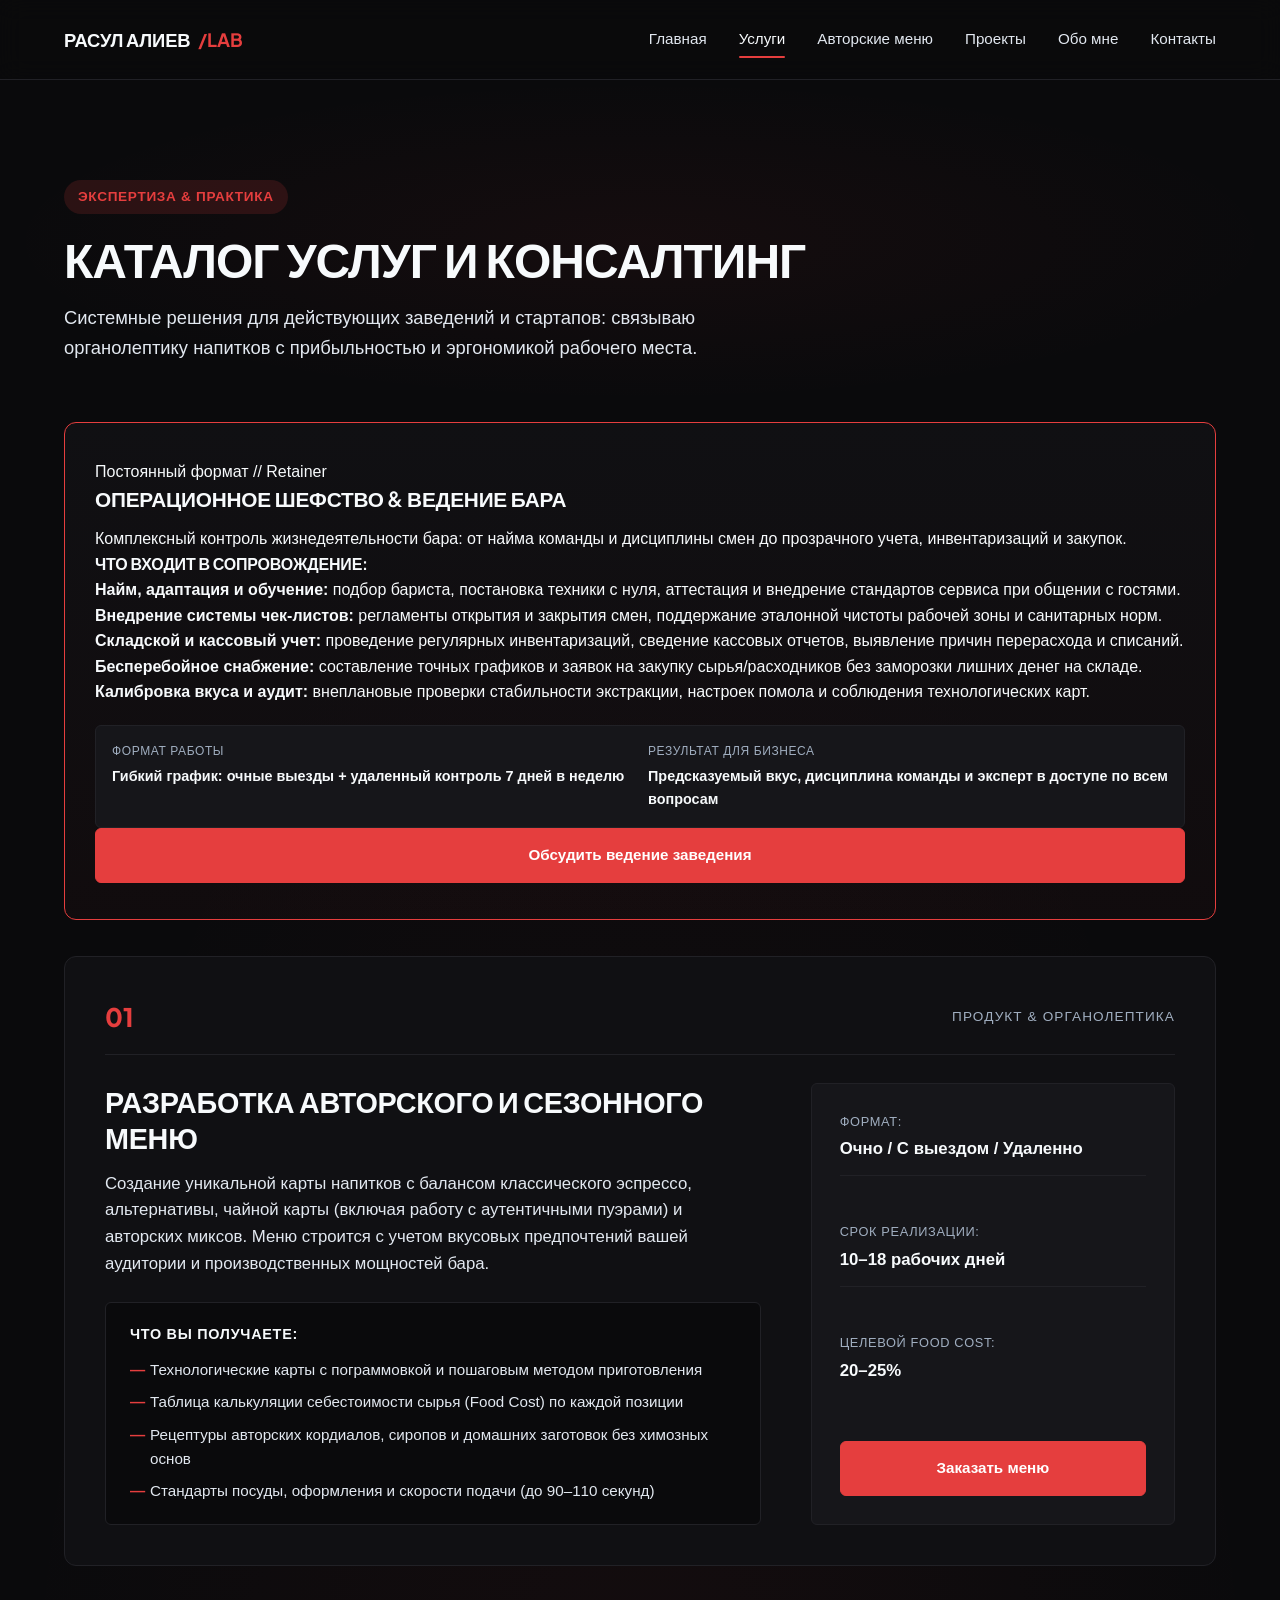
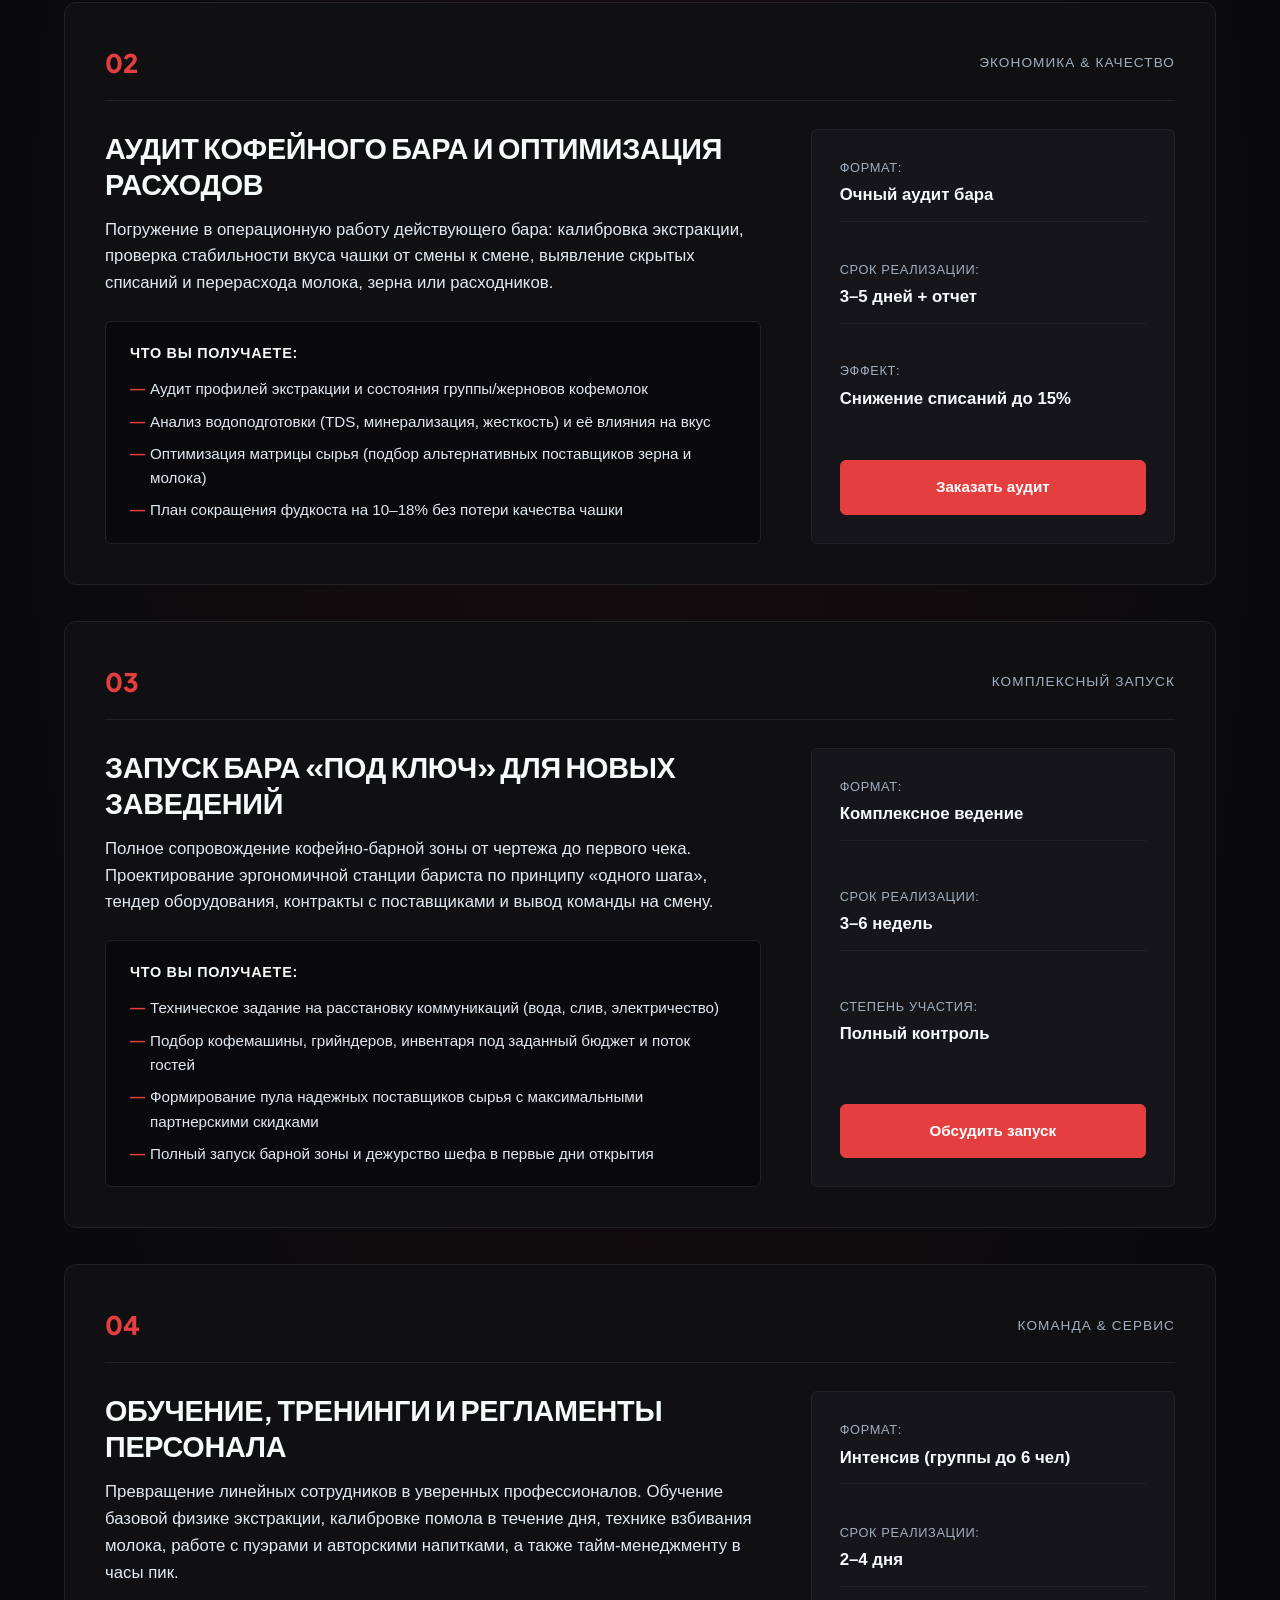
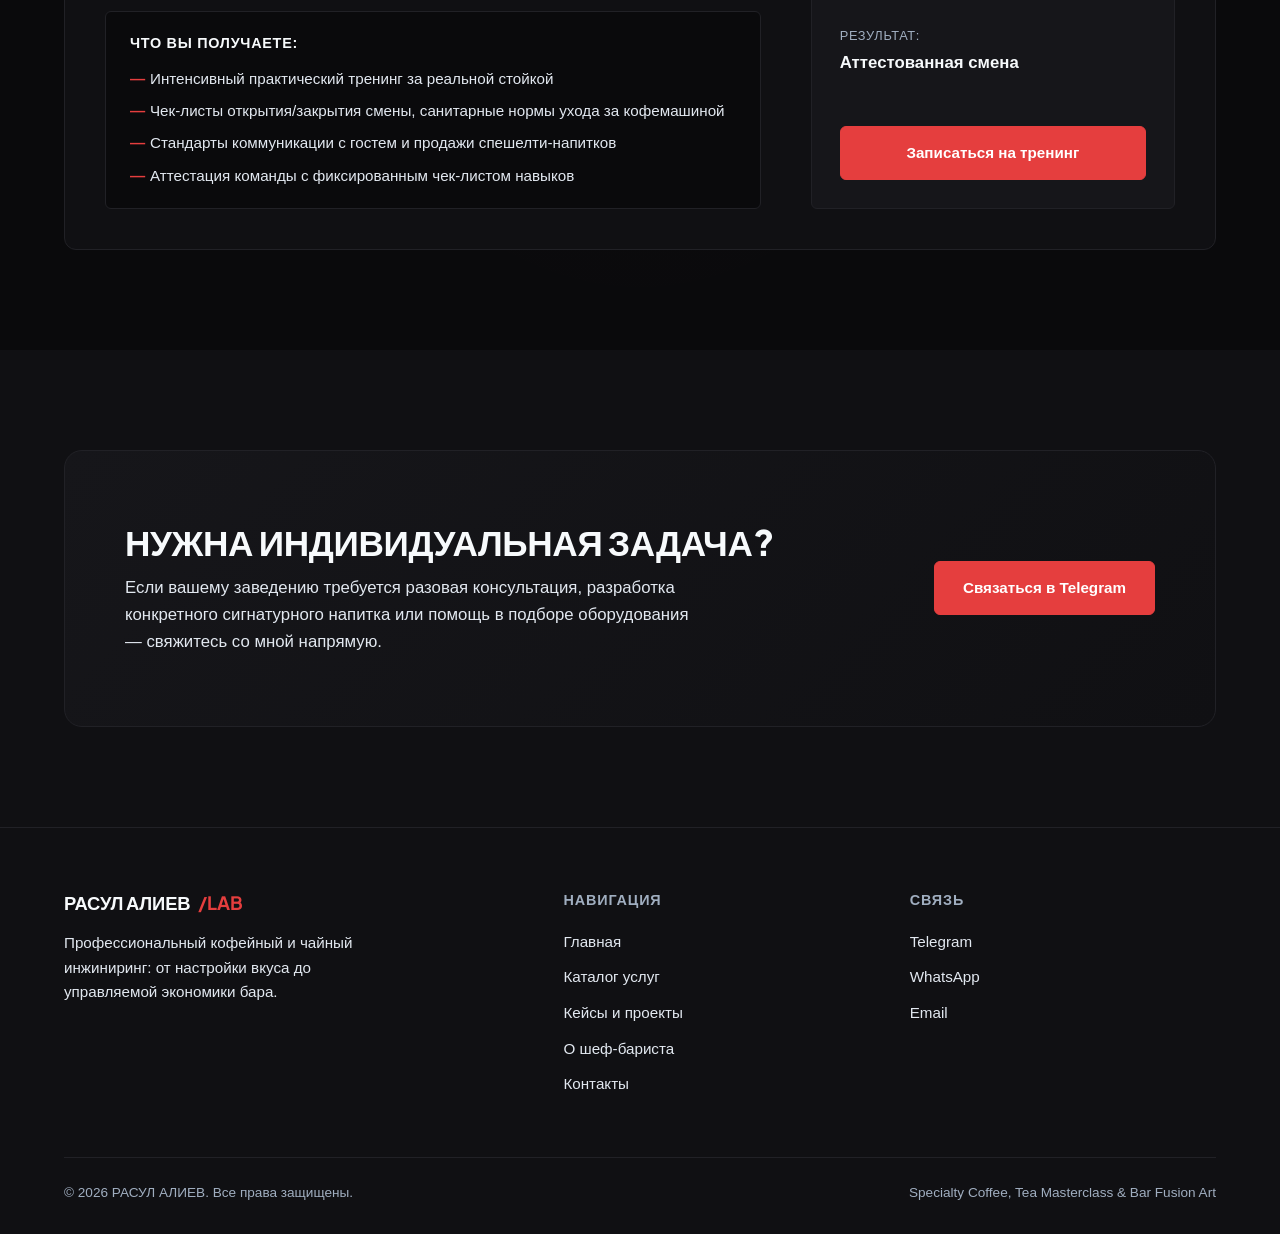
<file: services.html>
<!DOCTYPE html>
<html lang="ru">
<head>
  <meta charset="UTF-8">
  <meta name="viewport" content="width=device-width, initial-scale=1.0">
  <title>Услуги и консалтинг | Расул Алиев — Шеф-бариста</title>
  <meta name="description" content="Комплексные услуги шеф-бариста: разработка авторского меню, расчет себестоимости напитков, аудит бара, обучение персонала и запуск кофеен под ключ.">
  
  <link rel="preconnect" href="https://fonts.googleapis.com">
  <link rel="preconnect" href="https://fonts.gstatic.com" crossorigin>
  <link href="https://fonts.googleapis.com/css2?family=Plus+Jakarta+Sans:wght@500;600;700;800&display=swap" rel="stylesheet">

  <link rel="stylesheet" href="css/style.css">
  <link rel="stylesheet" href="css/responsive.css">
  <link rel="stylesheet" href="css/theme-dark.css">
</head>
<body>

  <!-- Site Header -->
  <header class="site-header">
    <div class="container nav-container">
      <a href="index.html" class="brand-logo">
        РАСУЛ АЛИЕВ<span>/LAB</span>
      </a>

      <button class="menu-toggle" aria-label="Открыть меню" aria-expanded="false">
        <span></span>
        <span></span>
        <span></span>
      </button>

      <nav class="nav-links">
        <a href="index.html" class="nav-link">Главная</a>
        <a href="services.html" class="nav-link active">Услуги</a>
		<a href="menu.html" class="nav-link">Авторские меню</a>
        <a href="projects.html" class="nav-link">Проекты</a>
        <a href="about.html" class="nav-link">Обо мне</a>
        <a href="contact.html" class="nav-link">Контакты</a>
      </nav>
    </div>
  </header>

  <main>
    <!-- Services Hero Section -->
    <section class="section-spacing" style="padding-bottom: 40px;">
      <div class="container">
        <span class="badge">Экспертиза & Практика</span>
        <h1 class="section-title" style="font-size: 3rem; margin-bottom: 16px;">Каталог услуг и консалтинг</h1>
        <p class="section-desc" style="max-width: 680px; font-size: 1.15rem;">
          Системные решения для действующих заведений и стартапов: связываю органолептику напитков с прибыльностью и эргономикой рабочего места.
        </p>
      </div>
    </section>

    <!-- Services Detailed List -->
    <section class="section-spacing" style="padding-top: 20px;">
      <div class="container">
        <div class="services-detail-stack">
		
		<!-- Услуга: Операционное шефство и ведение кофейни -->
<article class="service-card highlighted-service">
  <div class="service-card-header">
    <span class="service-badge">Постоянный формат // Retainer</span>
    <h3 class="service-title">Операционное шефство & Ведение бара</h3>
    <p class="service-subtitle">
      Комплексный контроль жизнедеятельности бара: от найма команды и дисциплины смен до прозрачного учета, инвентаризаций и закупок.
    </p>
  </div>

  <div class="service-body">
    <h4 class="service-block-title">Что входит в сопровождение:</h4>
    <ul class="service-features-list">
      <li>
        <strong>Найм, адаптация и обучение:</strong> подбор бариста, постановка техники с нуля, аттестация и внедрение стандартов сервиса при общении с гостями.
      </li>
      <li>
        <strong>Внедрение системы чек-листов:</strong> регламенты открытия и закрытия смен, поддержание эталонной чистоты рабочей зоны и санитарных норм.
      </li>
      <li>
        <strong>Складской и кассовый учет:</strong> проведение регулярных инвентаризаций, сведение кассовых отчетов, выявление причин перерасхода и списаний.
      </li>
      <li>
        <strong>Бесперебойное снабжение:</strong> составление точных графиков и заявок на закупку сырья/расходников без заморозки лишних денег на складе.
      </li>
      <li>
        <strong>Калибровка вкуса и аудит:</strong> внеплановые проверки стабильности экстракции, настроек помола и соблюдения технологических карт.
      </li>
    </ul>

    <div class="service-meta-box">
      <div class="service-meta-item">
        <span class="meta-label">Формат работы</span>
        <span class="meta-val">Гибкий график: очные выезды + удаленный контроль 7 дней в неделю</span>
      </div>
      <div class="service-meta-item">
        <span class="meta-label">Результат для бизнеса</span>
        <span class="meta-val">Предсказуемый вкус, дисциплина команды и эксперт в доступе по всем вопросам</span>
      </div>
    </div>
  </div>

  <div class="service-footer">
    <a href="contact.html?service=management" class="btn btn-primary" style="width: 100%;">
      Обсудить ведение заведения
    </a>
  </div>
</article>

          <!-- Service 1: Меню и рецептуры -->
          <article class="service-detail-card" id="menu-development">
            <div class="card-header-line">
              <span class="service-number">01</span>
              <span class="service-category">Продукт & Органолептика</span>
            </div>
            <div class="card-body-grid">
              <div>
                <h2 class="card-title">Разработка авторского и сезонного меню</h2>
                <p class="card-text">
                  Создание уникальной карты напитков с балансом классического эспрессо, альтернативы, чайной карты (включая работу с аутентичными пуэрами) и авторских миксов. Меню строится с учетом вкусовых предпочтений вашей аудитории и производственных мощностей бара.
                </p>
                <div class="deliverables-box">
                  <span class="deliverables-title">Что вы получаете:</span>
                  <ul class="deliverables-list">
                    <li>Технологические карты с пограммовкой и пошаговым методом приготовления</li>
                    <li>Таблица калькуляции себестоимости сырья (Food Cost) по каждой позиции</li>
                    <li>Рецептуры авторских кордиалов, сиропов и домашних заготовок без химозных основ</li>
                    <li>Стандарты посуды, оформления и скорости подачи (до 90–110 секунд)</li>
                  </ul>
                </div>
              </div>
              <div class="card-meta">
                <div class="meta-item">
                  <span class="meta-label">Формат:</span>
                  <span class="meta-val">Очно / С выездом / Удаленно</span>
                </div>
                <div class="meta-item">
                  <span class="meta-label">Срок реализации:</span>
                  <span class="meta-val">10–18 рабочих дней</span>
                </div>
                <div class="meta-item">
                  <span class="meta-label">Целевой Food Cost:</span>
                  <span class="meta-val">20–25%</span>
                </div>
                <a href="contact.html?service=menu" class="btn btn-primary" style="width: 100%; margin-top: 10px;">Заказать меню</a>
              </div>
            </div>
          </article>

          <!-- Service 2: Аудит и оптимизация -->
          <article class="service-detail-card" id="audit">
            <div class="card-header-line">
              <span class="service-number">02</span>
              <span class="service-category">Экономика & Качество</span>
            </div>
            <div class="card-body-grid">
              <div>
                <h2 class="card-title">Аудит кофейного бара и оптимизация расходов</h2>
                <p class="card-text">
                  Погружение в операционную работу действующего бара: калибровка экстракции, проверка стабильности вкуса чашки от смены к смене, выявление скрытых списаний и перерасхода молока, зерна или расходников.
                </p>
                <div class="deliverables-box">
                  <span class="deliverables-title">Что вы получаете:</span>
                  <ul class="deliverables-list">
                    <li>Аудит профилей экстракции и состояния группы/жерновов кофемолок</li>
                    <li>Анализ водоподготовки (TDS, минерализация, жесткость) и её влияния на вкус</li>
                    <li>Оптимизация матрицы сырья (подбор альтернативных поставщиков зерна и молока)</li>
                    <li>План сокращения фудкоста на 10–18% без потери качества чашки</li>
                  </ul>
                </div>
              </div>
              <div class="card-meta">
                <div class="meta-item">
                  <span class="meta-label">Формат:</span>
                  <span class="meta-val">Очный аудит бара</span>
                </div>
                <div class="meta-item">
                  <span class="meta-label">Срок реализации:</span>
                  <span class="meta-val">3–5 дней + отчет</span>
                </div>
                <div class="meta-item">
                  <span class="meta-label">Эффект:</span>
                  <span class="meta-val">Снижение списаний до 15%</span>
                </div>
                <a href="contact.html?service=audit" class="btn btn-primary" style="width: 100%; margin-top: 10px;">Заказать аудит</a>
              </div>
            </div>
          </article>

          <!-- Service 3: Запуск под ключ -->
          <article class="service-detail-card" id="turnkey">
            <div class="card-header-line">
              <span class="service-number">03</span>
              <span class="service-category">Комплексный запуск</span>
            </div>
            <div class="card-body-grid">
              <div>
                <h2 class="card-title">Запуск бара «Под ключ» для новых заведений</h2>
                <p class="card-text">
                  Полное сопровождение кофейно-барной зоны от чертежа до первого чека. Проектирование эргономичной станции бариста по принципу «одного шага», тендер оборудования, контракты с поставщиками и вывод команды на смену.
                </p>
                <div class="deliverables-box">
                  <span class="deliverables-title">Что вы получаете:</span>
                  <ul class="deliverables-list">
                    <li>Техническое задание на расстановку коммуникаций (вода, слив, электричество)</li>
                    <li>Подбор кофемашины, грийндеров, инвентаря под заданный бюджет и поток гостей</li>
                    <li>Формирование пула надежных поставщиков сырья с максимальными партнерскими скидками</li>
                    <li>Полный запуск барной зоны и дежурство шефа в первые дни открытия</li>
                  </ul>
                </div>
              </div>
              <div class="card-meta">
                <div class="meta-item">
                  <span class="meta-label">Формат:</span>
                  <span class="meta-val">Комплексное ведение</span>
                </div>
                <div class="meta-item">
                  <span class="meta-label">Срок реализации:</span>
                  <span class="meta-val">3–6 недель</span>
                </div>
                <div class="meta-item">
                  <span class="meta-label">Степень участия:</span>
                  <span class="meta-val">Полный контроль</span>
                </div>
                <a href="contact.html?service=turnkey" class="btn btn-primary" style="width: 100%; margin-top: 10px;">Обсудить запуск</a>
              </div>
            </div>
          </article>

          <!-- Service 4: Обучение персонала -->
          <article class="service-detail-card" id="training">
            <div class="card-header-line">
              <span class="service-number">04</span>
              <span class="service-category">Команда & Сервис</span>
            </div>
            <div class="card-body-grid">
              <div>
                <h2 class="card-title">Обучение, тренинги и регламенты персонала</h2>
                <p class="card-text">
                  Превращение линейных сотрудников в уверенных профессионалов. Обучение базовой физике экстракции, калибровке помола в течение дня, технике взбивания молока, работе с пуэрами и авторскими напитками, а также тайм-менеджменту в часы пик.
                </p>
                <div class="deliverables-box">
                  <span class="deliverables-title">Что вы получаете:</span>
                  <ul class="deliverables-list">
                    <li>Интенсивный практический тренинг за реальной стойкой</li>
                    <li>Чек-листы открытия/закрытия смены, санитарные нормы ухода за кофемашиной</li>
                    <li>Стандарты коммуникации с гостем и продажи спешелти-напитков</li>
                    <li>Аттестация команды с фиксированным чек-листом навыков</li>
                  </ul>
                </div>
              </div>
              <div class="card-meta">
                <div class="meta-item">
                  <span class="meta-label">Формат:</span>
                  <span class="meta-val">Интенсив (группы до 6 чел)</span>
                </div>
                <div class="meta-item">
                  <span class="meta-label">Срок реализации:</span>
                  <span class="meta-val">2–4 дня</span>
                </div>
                <div class="meta-item">
                  <span class="meta-label">Результат:</span>
                  <span class="meta-val">Аттестованная смена</span>
                </div>
                <a href="contact.html?service=training" class="btn btn-primary" style="width: 100%; margin-top: 10px;">Записаться на тренинг</a>
              </div>
            </div>
          </article>

        </div>
      </div>
    </section>

    <!-- Consultation CTA -->
    <section class="section-spacing" style="background-color: var(--bg-surface);">
      <div class="container">
        <div class="cta-banner">
          <div>
            <h2 class="cta-title">Нужна индивидуальная задача?</h2>
            <p class="cta-desc">
              Если вашему заведению требуется разовая консультация, разработка конкретного сигнатурного напитка или помощь в подборе оборудования — свяжитесь со мной напрямую.
            </p>
          </div>
          <a href="contact.html" class="btn btn-primary">Связаться в Telegram</a>
        </div>
      </div>
    </section>
  </main>

  <!-- Site Footer -->
  <footer class="site-footer">
    <div class="container">
      <div class="footer-top">
        <div class="footer-brand">
          <div class="brand-logo">РАСУЛ АЛИЕВ<span>/LAB</span></div>
          <p>
            Профессиональный кофейный и чайный инжиниринг: от настройки вкуса до управляемой экономики бара.
          </p>
        </div>

        <div>
          <h4 class="footer-heading">Навигация</h4>
          <ul class="footer-nav">
            <li><a href="index.html">Главная</a></li>
            <li><a href="services.html">Каталог услуг</a></li>
            <li><a href="projects.html">Кейсы и проекты</a></li>
            <li><a href="about.html">О шеф-бариста</a></li>
            <li><a href="contact.html">Контакты</a></li>
          </ul>
        </div>

        <div>
          <h4 class="footer-heading">Связь</h4>
          <ul class="footer-nav">
            <li><a href="contact.html">Telegram</a></li>
            <li><a href="contact.html">WhatsApp</a></li>
            <li><a href="mailto:contact@example.com">Email</a></li>
          </ul>
        </div>
      </div>

      <div class="footer-bottom">
        <span>&copy; 2026 РАСУЛ АЛИЕВ. Все права защищены.</span>
        <span>Specialty Coffee, Tea Masterclass & Bar Fusion Art</span>
      </div>
    </div>
  </footer>

  <script src="js/main.js"></script>
</body>
</html>
</file>
<file: css/style.css>
/* ==========================================================================
   Design System & Global Variables
   ========================================================================== */
:root {
  /* Color Palette */
  --bg-primary: #0e0f12;
  --bg-surface: #16181d;
  --bg-surface-elevated: #1f2229;
  --border-color: #2a2e39;
  --border-color-hover: #3f4555;

  --text-primary: #f3f4f6;
  --text-secondary: #9ca3af;
  --text-muted: #6b7280;

  --accent: #c89d7c;           /* Specialty Roast / Warm Gold Accent */
  --accent-hover: #dbae8d;
  --accent-subtle: rgba(200, 157, 124, 0.12);

  /* Typography */
  --font-main: -apple-system, BlinkMacSystemFont, "Segoe UI", Roboto, "Helvetica Neue", Arial, sans-serif;
  
  /* Layout & Spacing */
  --container-max: 1200px;
  --header-height: 80px;
  --radius-sm: 6px;
  --radius-md: 12px;
  --radius-lg: 18px;
  --transition: all 0.25s cubic-bezier(0.16, 1, 0.3, 1);
}

/* Reset & Basics */
*, *::before, *::after {
  box-sizing: border-box;
  margin: 0;
  padding: 0;
}

html {
  font-family: var(--font-main);
  background-color: var(--bg-primary);
  color: var(--text-primary);
  line-height: 1.6;
  scroll-behavior: smooth;
  -webkit-font-smoothing: antialiased;
}

body {
  min-height: 100vh;
  display: flex;
  flex-direction: column;
}

a {
  color: inherit;
  text-decoration: none;
  transition: var(--transition);
}

img {
  max-width: 100%;
  height: auto;
  display: block;
}

ul {
  list-style: none;
}

/* Layout */
.container {
  width: 100%;
  max-width: var(--container-max);
  margin: 0 auto;
  padding: 0 24px;
}

.section-spacing {
  padding: 100px 0;
}

/* ==========================================================================
   Header & Navigation
   ========================================================================== */
.site-header {
  height: var(--header-height);
  position: sticky;
  top: 0;
  background: rgba(14, 15, 18, 0.85);
  backdrop-filter: blur(12px);
  -webkit-backdrop-filter: blur(12px);
  border-bottom: 1px solid var(--border-color);
  z-index: 100;
  display: flex;
  align-items: center;
}

.nav-container {
  display: flex;
  align-items: center;
  justify-content: space-between;
}

.brand-logo {
  font-size: 1.15rem;
  font-weight: 700;
  letter-spacing: -0.02em;
  display: flex;
  align-items: center;
  gap: 8px;
}

.brand-logo span {
  color: var(--accent);
}

.nav-links {
  display: flex;
  align-items: center;
  gap: 32px;
}

.nav-link {
  font-size: 0.95rem;
  color: var(--text-secondary);
  font-weight: 500;
}

.nav-link:hover,
.nav-link.active {
  color: var(--text-primary);
}

.nav-link.active {
  position: relative;
}

.nav-link.active::after {
  content: "";
  position: absolute;
  bottom: -6px;
  left: 0;
  width: 100%;
  height: 2px;
  background-color: var(--accent);
  border-radius: 2px;
}

/* Mobile Toggle */
.menu-toggle {
  display: none;
  background: none;
  border: none;
  cursor: pointer;
  padding: 8px;
}

.menu-toggle span {
  display: block;
  width: 24px;
  height: 2px;
  background-color: var(--text-primary);
  margin: 5px 0;
  transition: var(--transition);
}

/* ==========================================================================
   Buttons & Badges
   ========================================================================== */
.btn {
  display: inline-flex;
  align-items: center;
  justify-content: center;
  gap: 10px;
  padding: 14px 28px;
  font-size: 0.95rem;
  font-weight: 600;
  border-radius: var(--radius-sm);
  cursor: pointer;
  transition: var(--transition);
}

.btn-primary {
  background-color: var(--accent);
  color: #0e0f12;
  border: 1px solid var(--accent);
}

.btn-primary:hover {
  background-color: var(--accent-hover);
  border-color: var(--accent-hover);
  transform: translateY(-2px);
}

.btn-outline {
  background: transparent;
  color: var(--text-primary);
  border: 1px solid var(--border-color);
}

.btn-outline:hover {
  border-color: var(--text-primary);
  background-color: var(--bg-surface);
}

.badge {
  display: inline-block;
  padding: 6px 14px;
  background-color: var(--accent-subtle);
  color: var(--accent);
  border-radius: 999px;
  font-size: 0.85rem;
  font-weight: 600;
  text-transform: uppercase;
  letter-spacing: 0.05em;
  margin-bottom: 16px;
}

/* ==========================================================================
   Hero Section
   ========================================================================== */
.hero {
  padding: 120px 0 80px;
}

.hero-grid {
  display: grid;
  grid-template-columns: 1.2fr 0.8fr;
  gap: 60px;
  align-items: center;
}

.hero-title {
  font-size: 3.5rem;
  line-height: 1.15;
  font-weight: 800;
  letter-spacing: -0.03em;
  margin-bottom: 24px;
}

.hero-subtitle {
  font-size: 1.25rem;
  color: var(--text-secondary);
  line-height: 1.6;
  margin-bottom: 40px;
  max-width: 600px;
}

.hero-actions {
  display: flex;
  gap: 16px;
}

.hero-media {
  position: relative;
}

.hero-card {
  background: linear-gradient(145deg, var(--bg-surface-elevated), var(--bg-surface));
  border: 1px solid var(--border-color);
  border-radius: var(--radius-lg);
  padding: 40px;
  position: relative;
  overflow: hidden;
}

.hero-card-tag {
  font-size: 0.85rem;
  color: var(--accent);
  text-transform: uppercase;
  letter-spacing: 0.08em;
  margin-bottom: 12px;
}

.hero-card-quote {
  font-size: 1.4rem;
  font-weight: 600;
  line-height: 1.4;
  margin-bottom: 24px;
}

.hero-card-author {
  font-size: 0.9rem;
  color: var(--text-secondary);
}

/* ==========================================================================
   Metrics Section
   ========================================================================== */
.metrics-section {
  border-top: 1px solid var(--border-color);
  border-bottom: 1px solid var(--border-color);
  background-color: var(--bg-surface);
  padding: 50px 0;
}

.metrics-grid {
  display: grid;
  grid-template-columns: repeat(4, 1fr);
  gap: 32px;
}

.metric-item {
  border-left: 2px solid var(--border-color);
  padding-left: 24px;
}

.metric-number {
  font-size: 2.8rem;
  font-weight: 800;
  color: var(--accent);
  line-height: 1.1;
  margin-bottom: 8px;
}

.metric-label {
  font-size: 0.95rem;
  color: var(--text-secondary);
  line-height: 1.4;
}

/* ==========================================================================
   Section Headers
   ========================================================================== */
.section-header {
  display: flex;
  justify-content: space-between;
  align-items: flex-end;
  margin-bottom: 50px;
}

.section-title {
  font-size: 2.4rem;
  font-weight: 700;
  letter-spacing: -0.02em;
  line-height: 1.2;
}

.section-desc {
  font-size: 1.05rem;
  color: var(--text-secondary);
  max-width: 520px;
  margin-top: 12px;
}

.section-link {
  display: inline-flex;
  align-items: center;
  gap: 8px;
  font-weight: 600;
  color: var(--accent);
}

.section-link:hover {
  gap: 12px;
}

/* ==========================================================================
   Cards (Services & Projects Preview)
   ========================================================================== */
.services-grid {
  display: grid;
  grid-template-columns: repeat(3, 1fr);
  gap: 28px;
}

.service-card {
  background-color: var(--bg-surface);
  border: 1px solid var(--border-color);
  border-radius: var(--radius-md);
  padding: 36px 30px;
  display: flex;
  flex-direction: column;
  justify-content: space-between;
  transition: var(--transition);
}

.service-card:hover {
  border-color: var(--border-color-hover);
  transform: translateY(-4px);
}

.service-index {
  font-size: 0.85rem;
  color: var(--text-muted);
  font-weight: 700;
  margin-bottom: 20px;
}

.service-title {
  font-size: 1.3rem;
  font-weight: 600;
  margin-bottom: 14px;
  line-height: 1.3;
}

.service-desc {
  font-size: 0.95rem;
  color: var(--text-secondary);
  margin-bottom: 24px;
}

.projects-grid {
  display: grid;
  grid-template-columns: repeat(2, 1fr);
  gap: 32px;
}

.project-card {
  background-color: var(--bg-surface);
  border: 1px solid var(--border-color);
  border-radius: var(--radius-md);
  overflow: hidden;
  transition: var(--transition);
  display: flex;
  flex-direction: column;
}

.project-card:hover {
  border-color: var(--border-color-hover);
  transform: translateY(-4px);
}

.project-thumb-placeholder {
  width: 100%;
  height: 260px;
  background-color: var(--bg-surface-elevated);
  display: flex;
  align-items: center;
  justify-content: center;
  color: var(--text-muted);
  font-size: 0.95rem;
  border-bottom: 1px solid var(--border-color);
}

.project-info {
  padding: 30px;
}

.project-tags {
  display: flex;
  gap: 8px;
  margin-bottom: 12px;
}

.project-tag {
  font-size: 0.75rem;
  padding: 4px 10px;
  background: var(--bg-surface-elevated);
  border: 1px solid var(--border-color);
  border-radius: 4px;
  color: var(--text-secondary);
}

.project-title {
  font-size: 1.4rem;
  font-weight: 700;
  margin-bottom: 10px;
}

.project-excerpt {
  font-size: 0.95rem;
  color: var(--text-secondary);
  margin-bottom: 20px;
}

/* ==========================================================================
   CTA Banner
   ========================================================================== */
.cta-banner {
  background: linear-gradient(135deg, var(--bg-surface-elevated), var(--bg-surface));
  border: 1px solid var(--border-color);
  border-radius: var(--radius-lg);
  padding: 70px 60px;
  display: flex;
  justify-content: space-between;
  align-items: center;
  gap: 40px;
}

.cta-title {
  font-size: 2.2rem;
  font-weight: 800;
  line-height: 1.2;
  margin-bottom: 12px;
}

.cta-desc {
  font-size: 1.05rem;
  color: var(--text-secondary);
  max-width: 580px;
}

/* ==========================================================================
   Footer
   ========================================================================== */
.site-footer {
  margin-top: auto;
  border-top: 1px solid var(--border-color);
  background-color: var(--bg-surface);
  padding: 60px 0 30px;
}

.footer-top {
  display: grid;
  grid-template-columns: 1.5fr 1fr 1fr;
  gap: 40px;
  margin-bottom: 50px;
}

.footer-brand p {
  color: var(--text-secondary);
  margin-top: 14px;
  max-width: 320px;
  font-size: 0.95rem;
}

.footer-heading {
  font-size: 0.9rem;
  text-transform: uppercase;
  letter-spacing: 0.06em;
  color: var(--text-muted);
  margin-bottom: 18px;
}

.footer-nav li {
  margin-bottom: 10px;
}

.footer-nav a {
  color: var(--text-secondary);
  font-size: 0.95rem;
}

.footer-nav a:hover {
  color: var(--text-primary);
}

.footer-bottom {
  border-top: 1px solid var(--border-color);
  padding-top: 24px;
  display: flex;
  justify-content: space-between;
  font-size: 0.85rem;
  color: var(--text-muted);
}
</file>
<file: css/responsive.css>
/* ==========================================================================
   Responsive Adaptations
   ========================================================================== */

/* Tablets and small laptops (max 1024px) */
@media (max-width: 1024px) {
  .hero-title {
    font-size: 2.8rem;
  }

  .metrics-grid {
    grid-template-columns: repeat(2, 1fr);
    gap: 24px;
  }

  .services-grid {
    grid-template-columns: repeat(2, 1fr);
  }

  .cta-banner {
    flex-direction: column;
    align-items: flex-start;
    padding: 48px 36px;
  }
}

/* Mobile screens (max 768px) */
@media (max-width: 768px) {
  .section-spacing {
    padding: 60px 0;
  }

  /* Mobile Navigation */
  .menu-toggle {
    display: block;
  }

  .nav-links {
    position: fixed;
    top: var(--header-height);
    left: 0;
    right: 0;
    background-color: var(--bg-primary);
    border-bottom: 1px solid var(--border-color);
    flex-direction: column;
    align-items: flex-start;
    padding: 30px 24px;
    gap: 20px;
    transform: translateY(-150%);
    transition: transform 0.3s ease-in-out;
    z-index: 99;
  }

  .nav-links.is-active {
    transform: translateY(0);
  }

  /* Hero adjustments */
  .hero {
    padding: 60px 0 40px;
  }

  .hero-grid {
    grid-template-columns: 1fr;
    gap: 40px;
  }

  .hero-title {
    font-size: 2.3rem;
  }

  .hero-subtitle {
    font-size: 1.05rem;
  }

  .hero-actions {
    flex-direction: column;
    width: 100%;
  }

  .hero-actions .btn {
    width: 100%;
  }

  /* Section header */
  .section-header {
    flex-direction: column;
    align-items: flex-start;
    gap: 16px;
  }

  /* Grids */
  .metrics-grid {
    grid-template-columns: 1fr;
  }

  .services-grid {
    grid-template-columns: 1fr;
  }

  .projects-grid {
    grid-template-columns: 1fr;
  }

  /* Footer */
  .footer-top {
    grid-template-columns: 1fr;
    gap: 30px;
  }

  .footer-bottom {
    flex-direction: column;
    gap: 12px;
  }
}
</file>
<file: css/theme-dark.css>
/* ==========================================================================
   Dark Fusion Theme (Inspired by image_0.png)
   ========================================================================== */
:root {
  /* Overrides from style.css */
  --bg-primary: #0a0a0c;
  --bg-surface: #101013;
  --bg-surface-elevated: #16161a;
  --border-color: #212126;

  --accent: #e53e3e; /* Intense Red from neon */
  --accent-hover: #f56565;
  --accent-subtle: rgba(229, 62, 62, 0.15);

  --text-primary: #f7fafc;
  --text-secondary: #e2e8f0;
  --text-muted: #a0aec0;

  /* Specific typography for this theme - Bold and commanding */
  --font-heading: 'Plus Jakarta Sans', var(--font-main);
}

/* Typography Overrides */
h1, h2, h3, h4, .brand-logo {
  font-family: var(--font-heading);
  text-transform: uppercase;
  letter-spacing: -0.01em;
}

/* Base style changes */
.site-header {
  background: rgba(10, 10, 12, 0.9);
  border-bottom: 1px solid var(--border-color);
}

.brand-logo span {
  color: var(--accent);
}

.nav-link.active::after {
  background-color: var(--accent);
}

.btn-primary {
  background-color: var(--accent);
  border-color: var(--accent);
  color: #fff;
}

.btn-primary:hover {
  background-color: var(--accent-hover);
  border-color: var(--accent-hover);
}

/* Section styling with a subtle red glow */
.section-spacing {
  position: relative;
}

.section-spacing::before {
  content: "";
  position: absolute;
  top: 0;
  left: 0;
  width: 100%;
  height: 100%;
  background: radial-gradient(50% 50% at 50% 50%, rgba(229, 62, 62, 0.05) 0%, rgba(10, 10, 12, 0) 100%);
  pointer-events: none;
  z-index: -1;
}

/* Cards */
.service-card {
  border: 1px solid var(--border-color);
  background-color: var(--bg-surface);
}

.service-card:hover {
  border-color: var(--accent);
  box-shadow: 0 4px 20px -2px rgba(229, 62, 62, 0.2);
}

.badge {
  color: var(--accent);
  background-color: var(--accent-subtle);
}

.metric-number {
  color: var(--accent);
}

.project-card:hover {
  border-color: var(--accent);
}

.cta-banner {
  border: 1px solid var(--border-color);
}
/* ==========================================================================
   Split Layout Hero: 100% контроль композиции, лица и читаемости
   ========================================================================== */
.hero-split-layout {
  min-height: calc(100vh - var(--header-height));
  display: flex;
  align-items: center;
  padding: 40px 0 60px;
  position: relative;
  background-color: var(--bg-primary);
  overflow: hidden;
}

.hero-split-layout .hero-container {
  display: grid;
  grid-template-columns: 1.15fr 0.85fr;
  gap: 50px;
  align-items: center;
}

/* Левая часть: Типографика */
.hero-split-layout .hero-content {
  z-index: 2;
}

.hero-split-layout .hero-title {
  font-size: 3.2rem;
  line-height: 1.1;
  letter-spacing: -0.02em;
  margin-bottom: 20px;
  text-transform: uppercase;
}

.hero-split-layout .hero-subtitle {
  font-size: 1.1rem;
  color: var(--text-secondary);
  line-height: 1.6;
  margin-bottom: 32px;
  max-width: 560px;
}

.hero-split-layout .hero-actions {
  display: flex;
  gap: 16px;
  margin-bottom: 36px;
}

.hero-quote-box {
  background: var(--bg-surface);
  border-left: 3px solid var(--accent);
  padding: 16px 20px;
  border-radius: 0 var(--radius-sm) var(--radius-sm) 0;
  max-width: 520px;
}

.hero-quote-box .quote-tag {
  font-size: 0.75rem;
  text-transform: uppercase;
  color: var(--accent);
  font-weight: 700;
  letter-spacing: 0.05em;
  margin-bottom: 6px;
}

.hero-quote-box p {
  font-size: 0.95rem;
  font-style: italic;
  color: var(--text-primary);
  line-height: 1.4;
  margin-bottom: 6px;
}

.hero-quote-box .quote-author {
  font-size: 0.8rem;
  color: var(--text-muted);
}

/* Правая часть: Фотография Расула */
.hero-visual {
  display: flex;
  justify-content: center;
  align-items: center;
  position: relative;
  z-index: 1;
}

.hero-portrait-wrapper {
  position: relative;
  width: 100%;
  max-width: 480px;
  height: 75vh;
  max-height: 680px;
  border-radius: var(--radius-lg);
  overflow: hidden;
  box-shadow: 0 20px 50px rgba(0, 0, 0, 0.7);
  border: 1px solid rgba(255, 255, 255, 0.08);
}

/* Сама фотография: лицо точно сверху по центру */
.hero-portrait-img {
  width: 100%;
  height: 100%;
  object-fit: cover;
  object-position: center 15%; /* Точный фокус на глаза и лицо */
  display: block;
}

/* Плавное растворение нижней части фото в темный фон страницы */
.hero-portrait-wrapper::after {
  content: "";
  position: absolute;
  inset: 0;
  background: linear-gradient(180deg, 
      rgba(10, 10, 12, 0) 0%, 
      rgba(10, 10, 12, 0) 45%, 
      rgba(10, 10, 12, 0.6) 75%, 
      rgba(10, 10, 12, 0.98) 100%);
  pointer-events: none;
}

/* Адаптив для планшетов и мобильных */
@media (max-width: 1024px) {
  .hero-split-layout .hero-title {
    font-size: 2.6rem;
  }
  .hero-portrait-wrapper {
    height: 60vh;
  }
}

@media (max-width: 768px) {
  .hero-split-layout .hero-container {
    grid-template-columns: 1fr;
    gap: 36px;
  }
  
  .hero-visual {
    order: -1; /* На телефоне сначала портрет, затем текст */
  }

  .hero-portrait-wrapper {
    height: 50vh;
    max-width: 340px;
  }

  .hero-split-layout .hero-title {
    font-size: 2.1rem;
  }

  .hero-split-layout .hero-actions {
    flex-direction: column;
  }
}
/* ==========================================================================
   Services Catalog Cards Styling
   ========================================================================== */
.services-detail-stack {
  display: flex;
  flex-direction: column;
  gap: 36px;
}

.service-detail-card {
  background: var(--bg-surface);
  border: 1px solid var(--border-color);
  border-radius: var(--radius-md);
  padding: 40px;
  transition: var(--transition);
}

.service-detail-card:hover {
  border-color: var(--border-color-hover);
  box-shadow: 0 10px 30px rgba(0, 0, 0, 0.4);
}

.card-header-line {
  display: flex;
  align-items: center;
  justify-content: space-between;
  border-bottom: 1px solid var(--border-color);
  padding-bottom: 16px;
  margin-bottom: 28px;
}

.service-number {
  font-family: var(--font-heading);
  font-size: 1.6rem;
  font-weight: 800;
  color: var(--accent);
}

.service-category {
  font-size: 0.85rem;
  text-transform: uppercase;
  letter-spacing: 0.08em;
  color: var(--text-muted);
}

.card-body-grid {
  display: grid;
  grid-template-columns: 1.8fr 1fr;
  gap: 50px;
}

.card-title {
  font-size: 1.8rem;
  font-weight: 700;
  margin-bottom: 16px;
  line-height: 1.25;
}

.card-text {
  font-size: 1.05rem;
  color: var(--text-secondary);
  line-height: 1.6;
  margin-bottom: 24px;
}

.deliverables-box {
  background: var(--bg-primary);
  border: 1px solid var(--border-color);
  border-radius: var(--radius-sm);
  padding: 20px 24px;
}

.deliverables-title {
  display: block;
  font-size: 0.9rem;
  font-weight: 700;
  color: var(--text-primary);
  margin-bottom: 12px;
  text-transform: uppercase;
  letter-spacing: 0.05em;
}

.deliverables-list {
  display: flex;
  flex-direction: column;
  gap: 8px;
}

.deliverables-list li {
  font-size: 0.95rem;
  color: var(--text-secondary);
  position: relative;
  padding-left: 20px;
}

.deliverables-list li::before {
  content: "—";
  position: absolute;
  left: 0;
  color: var(--accent);
  font-weight: bold;
}

/* Правая колонка с мета-информацией */
.card-meta {
  background: var(--bg-surface-elevated);
  border: 1px solid var(--border-color);
  border-radius: var(--radius-sm);
  padding: 28px;
  display: flex;
  flex-direction: column;
  justify-content: space-between;
  gap: 20px;
}

.meta-item {
  display: flex;
  flex-direction: column;
  gap: 4px;
  border-bottom: 1px solid var(--border-color);
  padding-bottom: 12px;
}

.meta-item:last-of-type {
  border-bottom: none;
  padding-bottom: 0;
}

.meta-label {
  font-size: 0.8rem;
  text-transform: uppercase;
  letter-spacing: 0.05em;
  color: var(--text-muted);
}

.meta-val {
  font-size: 1.05rem;
  font-weight: 600;
  color: var(--text-primary);
}

/* Адаптив для карточек услуг */
@media (max-width: 1024px) {
  .card-body-grid {
    grid-template-columns: 1fr;
    gap: 30px;
  }
}

@media (max-width: 768px) {
  .service-detail-card {
    padding: 24px;
  }
  .card-title {
    font-size: 1.4rem;
  }
}
/* ==========================================================================
   Projects Catalog & Case Details
   ========================================================================== */
.projects-filter-bar {
  display: flex;
  flex-wrap: wrap;
  gap: 12px;
  margin-top: 30px;
}

.filter-btn {
  background: var(--bg-surface);
  border: 1px solid var(--border-color);
  color: var(--text-secondary);
  padding: 8px 18px;
  border-radius: 999px;
  font-size: 0.9rem;
  font-weight: 600;
  cursor: pointer;
  transition: var(--transition);
}

.filter-btn:hover {
  border-color: var(--text-primary);
  color: var(--text-primary);
}

.filter-btn.active {
  background: var(--accent);
  border-color: var(--accent);
  color: #fff;
}

.projects-catalog-grid {
  display: grid;
  grid-template-columns: repeat(2, 1fr);
  gap: 32px;
}

.project-catalog-card {
  background: var(--bg-surface);
  border: 1px solid var(--border-color);
  border-radius: var(--radius-md);
  overflow: hidden;
  display: flex;
  flex-direction: column;
  transition: transform 0.25s ease, opacity 0.25s ease, border-color 0.25s ease;
}

.project-catalog-card:hover {
  border-color: var(--accent);
  transform: translateY(-4px);
}

.project-card-media {
  position: relative;
  background-color: var(--bg-surface-elevated);
}

.project-media-badge {
  position: absolute;
  top: 14px;
  left: 14px;
  background: rgba(10, 10, 12, 0.85);
  border: 1px solid var(--border-color);
  padding: 4px 10px;
  font-size: 0.75rem;
  text-transform: uppercase;
  letter-spacing: 0.05em;
  border-radius: 4px;
  color: var(--accent);
  z-index: 2;
}

.project-card-content {
  padding: 28px;
  display: flex;
  flex-direction: column;
  flex-grow: 1;
}

.project-metrics-row {
  display: flex;
  gap: 24px;
  margin-bottom: 16px;
  padding-bottom: 14px;
  border-bottom: 1px solid var(--border-color);
}

.mini-metric {
  display: flex;
  flex-direction: column;
}

.mini-val {
  font-size: 1.3rem;
  font-weight: 800;
  color: var(--accent);
  line-height: 1.1;
}

.mini-lbl {
  font-size: 0.75rem;
  color: var(--text-muted);
  text-transform: uppercase;
}

.project-catalog-title {
  font-size: 1.35rem;
  font-weight: 700;
  margin-bottom: 12px;
  line-height: 1.3;
}

.project-catalog-desc {
  font-size: 0.95rem;
  color: var(--text-secondary);
  line-height: 1.5;
  margin-bottom: 24px;
  flex-grow: 1;
}

/* Case Detail Page */
.case-stats-bar {
  display: grid;
  grid-template-columns: repeat(3, 1fr);
  gap: 20px;
  background: var(--bg-surface);
  border: 1px solid var(--border-color);
  border-radius: var(--radius-sm);
  padding: 20px 24px;
  margin-top: 24px;
}

.case-stat-box {
  display: flex;
  flex-direction: column;
  gap: 4px;
}

.stat-lbl {
  font-size: 0.8rem;
  color: var(--text-muted);
  text-transform: uppercase;
}

.stat-txt {
  font-size: 1.05rem;
  font-weight: 700;
  color: var(--text-primary);
}

.case-layout-grid {
  display: grid;
  grid-template-columns: 2fr 1fr;
  gap: 48px;
}

.case-block {
  margin-bottom: 40px;
}

.case-subheading {
  font-size: 1.6rem;
  font-weight: 700;
  margin-bottom: 16px;
}

.case-steps-list {
  display: flex;
  flex-direction: column;
  gap: 16px;
}

.case-steps-list li {
  background: var(--bg-surface);
  border: 1px solid var(--border-color);
  padding: 16px 20px;
  border-radius: var(--radius-sm);
  font-size: 0.95rem;
  color: var(--text-secondary);
}

.case-steps-list strong {
  color: var(--text-primary);
  display: block;
  margin-bottom: 4px;
}

.case-sidebar .sidebar-box {
  background: var(--bg-surface);
  border: 1px solid var(--border-color);
  border-radius: var(--radius-md);
  padding: 30px;
}

.sidebar-title {
  font-size: 1.1rem;
  font-weight: 700;
  margin-bottom: 16px;
  text-transform: uppercase;
  letter-spacing: 0.05em;
}

@media (max-width: 900px) {
  .projects-catalog-grid,
  .case-layout-grid,
  .case-stats-bar {
    grid-template-columns: 1fr;
  }
}
/* ==========================================================================
   About Page Specific Styles (UI/UX)
   ========================================================================== */
.about-hero-grid {
  display: grid;
  grid-template-columns: 0.8fr 1.2fr;
  gap: 50px;
  align-items: center;
}

.about-portrait-wrapper {
  position: relative;
  width: 100%;
  aspect-ratio: 1; /* Квадратное фото */
  border-radius: var(--radius-lg);
  overflow: hidden;
  border: 1px solid var(--border-color);
  box-shadow: 0 10px 30px rgba(0,0,0,0.5);
}

/* Найти этот блок в css/theme-dark.css */
.about-portrait-img {
  width: 100%;
  height: 100%;
  object-fit: cover;
  /* ИЗМЕНЕНО: Фокус на лицо нового портрета (сдвиг чуть ниже и правее) */
  object-position: 60% 25%; 
}

/* Professional Path Layout */
.path-layout-grid {
  display: grid;
  grid-template-columns: 0.6fr 1.4fr;
  gap: 50px;
  align-items: center;
}

.path-visual {
  position: relative;
}

.timeline-placeholder {
  display: flex;
  flex-direction: column;
  justify-content: center;
  align-items: center;
  border: 2px dashed var(--border-color);
  padding: 40px;
  border-radius: var(--radius-sm);
  background-color: var(--bg-primary);
  color: var(--text-muted);
}

.timeline-year {
  font-family: var(--font-heading);
  font-size: 3rem;
  font-weight: 800;
  color: var(--accent);
  line-height: 1;
}

.timeline-event {
  font-size: 0.9rem;
  text-transform: uppercase;
  margin-top: 10px;
}

.path-content {
  display: flex;
  flex-direction: column;
  gap: 20px;
}

.path-text {
  font-size: 1.05rem;
  color: var(--text-secondary);
  line-height: 1.6;
}

.path-text strong {
  color: var(--text-primary);
}

/* Competencies Section */
.center {
  text-align: center;
}

.competencies-grid {
  display: grid;
  grid-template-columns: repeat(3, 1fr);
  gap: 30px;
  margin-top: 40px;
}

.comp-card {
  background-color: var(--bg-surface);
  border: 1px solid var(--border-color);
  padding: 30px;
  border-radius: var(--radius-md);
  transition: var(--transition);
}

.comp-card:hover {
  border-color: var(--accent);
  box-shadow: 0 10px 20px rgba(0,0,0,0.4);
}

.comp-title {
  font-size: 1.3rem;
  font-weight: 700;
  color: var(--text-primary);
  margin-bottom: 12px;
}

.comp-desc {
  font-size: 0.95rem;
  color: var(--text-secondary);
  line-height: 1.5;
}

/* Collaboration Block */
.collaboration-block {
  text-align: center;
  max-width: 800px;
  margin: 0 auto;
}

.collaboration-text {
  font-size: 1.15rem;
  color: #121212; /* Темный текст на акцентном фоне */
  line-height: 1.6;
  font-weight: 500;
}

/* Адаптив для About */
@media (max-width: 1024px) {
  .about-hero-grid,
  .path-layout-grid {
    grid-template-columns: 1fr;
    gap: 30px;
  }
  
  .about-portrait-wrapper {
    max-width: 400px;
    margin: 0 auto;
  }
  
  .timeline-placeholder {
    padding: 20px;
  }
  
  .timeline-year {
    font-size: 2rem;
  }
}

@media (max-width: 768px) {
  .competencies-grid {
    grid-template-columns: 1fr;
  }
  
  .collaboration-text {
    font-size: 1rem;
  }
}
/* ==========================================================================
   Contact Page Specific Styles (UI/UX)
   ========================================================================== */
.contact-grid {
  display: grid;
  grid-template-columns: 1fr 1fr;
  gap: 60px;
  align-items: flex-start;
}

.contact-subheading {
  font-size: 1.6rem;
  font-weight: 700;
  margin-bottom: 24px;
}

/* Кнопки мессенджеров */
.contact-links-stack {
  display: flex;
  flex-direction: column;
  gap: 16px;
  margin-bottom: 40px;
}

.contact-link-block {
  display: flex;
  align-items: center;
  gap: 20px;
  background-color: var(--bg-surface);
  border: 1px solid var(--border-color);
  border-radius: var(--radius-sm);
  padding: 18px 24px;
  transition: var(--transition);
}

.contact-link-block:hover {
  transform: translateX(4px);
  border-color: var(--border-color-hover);
}

.contact-link-block .link-icon {
  display: flex;
  justify-content: center;
  align-items: center;
  width: 48px;
  height: 48px;
  border-radius: 999px;
  background-color: var(--bg-surface-elevated);
  font-family: var(--font-heading);
  font-weight: 800;
  font-size: 1.1rem;
}

.tg-link .link-icon { color: #0088cc; }
.wa-link .link-icon { color: #25d366; }
.email-link .link-icon { color: var(--accent); }

.contact-link-block .link-text {
  display: flex;
  flex-direction: column;
}

.contact-link-block .link-label {
  font-size: 0.85rem;
  color: var(--text-muted);
  text-transform: uppercase;
  letter-spacing: 0.05em;
}

.contact-link-block .link-val {
  font-size: 1.05rem;
  font-weight: 600;
  color: var(--text-primary);
}

/* Geography Box */
.geography-box {
  background-color: var(--bg-surface-elevated);
  border: 1px solid rgba(255,255,255,0.05);
  border-radius: var(--radius-sm);
  padding: 24px;
  font-size: 0.95rem;
  color: var(--text-secondary);
  line-height: 1.5;
}

.geography-box p {
  margin-bottom: 12px;
}

.geography-box strong {
  color: var(--accent);
}

.geo-title {
  font-size: 1rem;
  font-weight: 700;
  color: var(--text-primary);
  margin-bottom: 16px;
  text-transform: uppercase;
}

.geo-conditions {
  list-style: none;
  display: flex;
  flex-direction: column;
  gap: 8px;
  padding-left: 20px;
}

.geo-conditions li {
  position: relative;
}

.geo-conditions li::before {
  content: "—";
  position: absolute;
  left: -20px;
  color: var(--accent);
}

/* Форма Контактов */
.contact-form-wrapper .form-desc {
  font-size: 0.95rem;
  color: var(--text-secondary);
  margin-bottom: 24px;
}

.contact-form {
  display: flex;
  flex-direction: column;
  gap: 16px;
}

/* Стилизация полей ввода */
.contact-form input[type="text"],
.contact-form select,
.contact-form textarea {
  width: 100%;
  background-color: var(--bg-surface);
  border: 1px solid var(--border-color);
  border-radius: var(--radius-sm);
  padding: 16px 20px;
  font-size: 1rem;
  color: var(--text-primary);
  font-family: inherit;
  transition: var(--transition);
}

.contact-form input::placeholder,
.contact-form textarea::placeholder {
  color: var(--text-muted);
}

.contact-form input:focus,
.contact-form select:focus,
.contact-form textarea:focus {
  border-color: var(--accent);
  outline: none;
}

/* Специфика для select */
.contact-form select {
  cursor: pointer;
  appearance: none; /* Убираем стандартную стрелку */
  background-image: url('data:image/svg+xml;utf8,<svg xmlns="http://www.w3.org/2000/svg" width="12" height="12" fill="%23A0A0A0" viewBox="0 0 16 16"><path d="M7.247 11.14 2.451 5.658C1.885 5.013 2.345 4 3.204 4h9.592a1 1 0 0 1 .753 1.659l-4.796 5.48a1 1 0 0 1-1.506 0z"/></svg>');
  background-repeat: no-repeat;
  background-position: right 20px center;
  padding-right: 40px;
}

.contact-form select:not(:invalid) {
  color: var(--text-primary);
}

/* Статус отправки формы */
.form-status {
  margin-top: 10px;
  font-size: 0.9rem;
  display: none; /* Скрыт по умолчанию */
}

.form-status.success {
  display: block;
  color: #25d366;
}

.form-status.error {
  display: block;
  color: #e53e3e;
}

/* Адаптив для Контактов */
@media (max-width: 900px) {
  .contact-grid {
    grid-template-columns: 1fr;
    gap: 40px;
  }
}

@media (max-width: 768px) {
  .contact-link-block {
    padding: 14px 18px;
    gap: 14px;
  }
  .contact-link-block .link-icon {
    width: 38px;
    height: 38px;
    font-size: 1rem;
  }
  .contact-link-block .link-val {
    font-size: 0.95rem;
  }
}
/* Выделение комплексного шефства */
.highlighted-service {
  border-color: var(--accent) !important;
  background: linear-gradient(180deg, var(--bg-surface) 0%, rgba(229, 62, 62, 0.03) 100%);
}

.service-meta-box {
  display: grid;
  grid-template-columns: 1fr 1fr;
  gap: 16px;
  background: var(--bg-surface-elevated);
  padding: 16px;
  border-radius: var(--radius-sm);
  margin-top: 20px;
  border: 1px solid var(--border-color);
}

.service-meta-item {
  display: flex;
  flex-direction: column;
  gap: 4px;
}

.service-meta-item .meta-label {
  font-size: 0.75rem;
  color: var(--text-muted);
  text-transform: uppercase;
}

.service-meta-item .meta-val {
  font-size: 0.9rem;
  color: var(--text-primary);
  font-weight: 600;
}

@media (max-width: 600px) {
  .service-meta-box {
    grid-template-columns: 1fr;
  }
}
/* ==========================================================================
   Signature Drinks Showcase (3D Laboratory Style)
   ========================================================================== */
.drinks-showcase-grid {
  display: grid;
  grid-template-columns: repeat(2, 1fr);
  gap: 40px;
  perspective: 1200px;
}

.drink-item-wrap {
  position: relative;
}

.drink-card-3d {
  position: relative;
  background-color: var(--bg-surface);
  border: 1px solid var(--border-color);
  border-radius: var(--radius-lg);
  padding: 36px 30px;
  overflow: hidden;
  transition: transform 0.15s ease-out, border-color 0.3s ease, box-shadow 0.3s ease;
  transform-style: preserve-3d;
  display: flex;
  flex-direction: column;
}

.drink-card-3d:hover {
  border-color: rgba(255, 255, 255, 0.25);
  box-shadow: 0 25px 50px rgba(0, 0, 0, 0.6);
}

/* Световое пятно за бокалом */
.drink-glow {
  position: absolute;
  top: 15%;
  left: 30%;
  width: 260px;
  height: 260px;
  background: radial-gradient(circle, var(--glow-color) 0%, transparent 70%);
  filter: blur(40px);
  pointer-events: none;
  opacity: 0;
  transition: opacity 0.4s ease;
  z-index: 1;
}

/* Сцена бокала */
.drink-visual-stage {
  position: relative;
  width: 100%;
  height: 320px;
  display: flex;
  justify-content: center;
  align-items: center;
  margin-bottom: 24px;
  z-index: 2;
  transform-style: preserve-3d;
}

.drink-image-container {
  position: relative;
  height: 100%;
  display: flex;
  align-items: center;
  justify-content: center;
  transition: transform 0.15s ease-out;
}

.drink-image-container img {
  max-height: 290px;
  width: auto;
  object-fit: contain;
  filter: drop-shadow(0 15px 25px rgba(0,0,0,0.8));
}

/* Заглушка до загрузки реальных фото */
.drink-placeholder-silhouette {
  width: 160px;
  height: 250px;
  border: 2px dashed rgba(255, 255, 255, 0.15);
  border-radius: 40px 40px 16px 16px;
  display: flex;
  flex-direction: column;
  align-items: center;
  justify-content: center;
  background: rgba(255, 255, 255, 0.02);
  gap: 6px;
}

.drink-ph-title {
  font-family: var(--font-heading);
  font-weight: 700;
  color: var(--text-primary);
  font-size: 1.1rem;
}

.drink-ph-sub {
  font-size: 0.8rem;
  color: var(--text-muted);
}

/* Контактная тень на столе */
.drink-shadow {
  position: absolute;
  bottom: 10px;
  width: 140px;
  height: 18px;
  background: radial-gradient(ellipse at center, rgba(0,0,0,0.9) 0%, transparent 75%);
  border-radius: 50%;
  filter: blur(4px);
  z-index: 1;
}

/* Паспорт напитка */
.drink-info-plate {
  position: relative;
  z-index: 3;
}

.drink-meta-top {
  display: flex;
  justify-content: space-between;
  align-items: center;
  margin-bottom: 12px;
}

.drink-tag {
  font-size: 0.75rem;
  text-transform: uppercase;
  letter-spacing: 0.06em;
  color: var(--accent);
  font-weight: 700;
}

.drink-temp {
  font-size: 0.85rem;
  color: var(--text-muted);
  font-family: monospace;
}

.drink-title {
  font-size: 1.4rem;
  font-weight: 800;
  margin-bottom: 8px;
  line-height: 1.25;
}

.drink-hook {
  font-size: 0.95rem;
  color: var(--text-secondary);
  line-height: 1.5;
  margin-bottom: 20px;
}

/* Сенсорные полосы вкуса */
.flavor-bars {
  display: flex;
  flex-direction: column;
  gap: 8px;
  background: var(--bg-surface-elevated);
  padding: 16px;
  border-radius: var(--radius-sm);
  border: 1px solid var(--border-color);
  margin-bottom: 20px;
}

.flavor-bar-row {
  display: grid;
  grid-template-columns: 110px 1fr;
  align-items: center;
  gap: 12px;
}

.bar-name {
  font-size: 0.75rem;
  color: var(--text-muted);
  text-transform: uppercase;
}

.bar-track {
  height: 6px;
  background: rgba(255, 255, 255, 0.08);
  border-radius: 999px;
  overflow: hidden;
}

.bar-fill {
  height: 100%;
  background: var(--accent);
  border-radius: 999px;
  transition: width 0.6s cubic-bezier(0.16, 1, 0.3, 1);
}

/* Раскрывающийся блок состава */
.reveal-heading {
  font-size: 0.85rem;
  text-transform: uppercase;
  color: var(--text-primary);
  margin-bottom: 10px;
  letter-spacing: 0.05em;
}

.drink-ingredients-list {
  list-style: none;
  display: flex;
  flex-direction: column;
  gap: 8px;
  font-size: 0.9rem;
  color: var(--text-secondary);
  margin-bottom: 16px;
}

.drink-ingredients-list strong {
  color: var(--text-primary);
}

.chef-quote {
  font-size: 0.85rem;
  font-style: italic;
  color: var(--text-muted);
  padding-left: 12px;
  border-left: 2px solid var(--accent);
  line-height: 1.45;
}

@media (max-width: 900px) {
  .drinks-showcase-grid {
    grid-template-columns: 1fr;
  }
}
/* ==========================================================================
   Flagship Drink Interactive Showcase (Desktop + Mobile Responsive)
   ========================================================================== */
.drink-card-interactive {
  --glare-x: 50%;
  --scan-y: 20%;
  --tilt-x: 0deg;
  --tilt-y: 0deg;
  --accent-rgb: 138, 43, 226;
  position: relative;
  display: grid;
  grid-template-columns: 1fr 1.15fr;
  gap: 40px;
  background: var(--bg-surface);
  border: 1px solid rgba(255, 255, 255, 0.08);
  border-radius: var(--radius-lg);
  padding: 44px;
  overflow: hidden; /* Защита от горизонтального скролла */
  box-shadow: 0 30px 60px rgba(0, 0, 0, 0.5);
}

.drink-ambient-glow {
  position: absolute;
  top: 10%;
  left: 15%;
  width: 320px;
  height: 320px;
  background: radial-gradient(circle, rgba(var(--accent-rgb), 0.22) 0%, transparent 70%);
  filter: blur(50px);
  pointer-events: none;
  z-index: 1;
}

/* Сцена бокала */
.drink-stage {
  position: relative;
  display: flex;
  flex-direction: column;
  align-items: center;
  justify-content: center;
  min-height: 440px;
  cursor: crosshair;
  z-index: 2;
  width: 100%;
}

.drink-glass-wrapper {
  position: relative;
  max-height: 400px;
  user-select: none;
  transform: rotateX(var(--tilt-x)) rotateY(var(--tilt-y));
  transition: transform 0.1s ease-out;
  transform-style: preserve-3d;
}

.drink-photo {
  display: block;
  max-height: 400px;
  width: auto;
  max-width: 100%;
  object-fit: contain;
  filter: drop-shadow(0 20px 30px rgba(0, 0, 0, 0.9));
  pointer-events: none;
}

/* Блик стекла */
.glass-specular-glare {
  position: absolute;
  inset: 0;
  pointer-events: none;
  -webkit-mask-image: var(--drink-mask);
  mask-image: var(--drink-mask);
  -webkit-mask-size: contain;
  mask-size: contain;
  -webkit-mask-repeat: no-repeat;
  mask-repeat: no-repeat;
  -webkit-mask-position: center;
  mask-position: center;
  background: linear-gradient(
    90deg,
    transparent calc(var(--glare-x) - 18%),
    rgba(255, 255, 255, 0.1) calc(var(--glare-x) - 8%),
    rgba(255, 255, 255, 0.55) var(--glare-x),
    rgba(255, 255, 255, 0.1) calc(var(--glare-x) + 8%),
    transparent calc(var(--glare-x) + 18%)
  );
  mix-blend-mode: screen;
  opacity: 0.85;
}

/* Шкала высоты */
.stage-metric-scale {
  position: absolute;
  left: 12px;
  top: 30px;
  bottom: 30px;
  display: flex;
  flex-direction: column;
  justify-content: space-between;
  font-family: monospace;
  font-size: 0.65rem;
  color: rgba(255, 255, 255, 0.25);
  border-left: 1px dashed rgba(255, 255, 255, 0.15);
  padding-left: 6px;
  pointer-events: none;
  user-select: none;
}

/* Лазерный луч сканера */
.scanner-laser-line {
  position: absolute;
  left: 0;
  right: 0;
  width: 100%;
  top: var(--scan-y);
  height: 2px;
  will-change: top; /* Аппаратная оптимизация для плавного 60 FPS следования */
  background: linear-gradient(
    90deg,
    transparent 0%,
    rgba(var(--accent-rgb), 0.3) 15%,
    rgba(var(--accent-rgb), 0.95) 35%,
    #ffffff 50%,
    rgba(var(--accent-rgb), 0.95) 65%,
    rgba(var(--accent-rgb), 0.3) 85%,
    transparent 100%
  );
  box-shadow: 0 0 12px rgba(var(--accent-rgb), 0.9);
  pointer-events: none;
  opacity: 0;
  transition: opacity 0.25s ease;
  display: flex;
  align-items: center;
  justify-content: space-between;
  z-index: 10;
}

.drink-stage:hover .scanner-laser-line {
  opacity: 1;
}

.laser-caliper-left,
.laser-caliper-right {
  width: 6px;
  height: 14px;
  border: 1px solid rgba(var(--accent-rgb), 0.9);
}
.laser-caliper-left { border-right: none; }
.laser-caliper-right { border-left: none; }

.laser-telemetry-tag {
  position: absolute;
  right: 0;
  bottom: 8px;
  display: inline-flex;
  align-items: center;
  gap: 5px;
  background: rgba(10, 12, 16, 0.92);
  border: 1px solid rgba(var(--accent-rgb), 0.7);
  padding: 2px 8px;
  border-radius: 4px;
  font-family: monospace;
  font-size: 0.65rem;
  color: #ffffff;
  letter-spacing: 0.05em;
  backdrop-filter: blur(6px);
  white-space: nowrap;
}

.pulse-dot {
  width: 5px;
  height: 5px;
  background: #00ff88;
  border-radius: 50%;
  box-shadow: 0 0 6px #00ff88;
}

/* Тень и каустика */
.drink-ground-shadow {
  position: absolute;
  bottom: 8px;
  width: 55%;
  height: 14px;
  background: radial-gradient(ellipse at center, rgba(0, 0, 0, 0.95) 0%, transparent 75%);
  filter: blur(5px);
  z-index: 1;
}

.drink-caustic-reflection {
  position: absolute;
  bottom: 2px;
  width: 70%;
  height: 24px;
  background: radial-gradient(ellipse at center, rgba(var(--accent-rgb), 0.45) 0%, transparent 70%);
  filter: blur(12px);
  mix-blend-mode: screen;
}

/* Информационная панель */
.drink-specs-panel {
  display: flex;
  flex-direction: column;
  justify-content: center;
  z-index: 2;
}

.specs-header {
  display: flex;
  justify-content: space-between;
  align-items: center;
  margin-bottom: 12px;
  flex-wrap: wrap;
  gap: 8px;
}

.badge-tech {
  font-size: 0.75rem;
  font-family: monospace;
  text-transform: uppercase;
  color: rgb(var(--accent-rgb));
  letter-spacing: 0.06em;
  font-weight: 700;
}

.sensor-temp {
  font-size: 0.82rem;
  color: var(--text-muted);
  font-family: monospace;
}

.mobile-layer-triggers {
  display: none;
  gap: 8px;
  margin-bottom: 16px;
}

.layer-pill {
  flex: 1;
  background: rgba(255, 255, 255, 0.05);
  border: 1px solid rgba(255, 255, 255, 0.12);
  border-radius: var(--radius-sm);
  color: var(--text-secondary);
  font-family: monospace;
  font-size: 0.72rem;
  padding: 8px 4px;
  cursor: pointer;
  transition: all 0.2s ease;
  text-align: center;
}

.layer-pill.active {
  background: rgba(var(--accent-rgb), 0.2);
  border-color: rgb(var(--accent-rgb));
  color: #ffffff;
  box-shadow: 0 0 10px rgba(var(--accent-rgb), 0.3);
}

.drink-heading {
  font-size: 2.1rem;
  font-weight: 800;
  margin-bottom: 12px;
  line-height: 1.2;
  color: #ffffff;
  word-break: break-word;
}

.drink-annotation {
  font-size: 0.95rem;
  color: rgba(255, 255, 255, 0.72);
  line-height: 1.6;
  margin-bottom: 22px;
}

.active-layer-indicator {
  background: rgba(255, 255, 255, 0.03);
  border-left: 3px solid rgb(var(--accent-rgb));
  padding: 14px 18px;
  border-radius: 0 var(--radius-sm) var(--radius-sm) 0;
  margin-bottom: 24px;
  min-height: 90px;
}

.layer-step-badge {
  font-size: 0.7rem;
  color: rgb(var(--accent-rgb));
  text-transform: uppercase;
  font-weight: 700;
  margin-bottom: 4px;
}

.layer-title {
  display: block;
  font-size: 1rem;
  color: #ffffff;
  margin-bottom: 4px;
}

.layer-description {
  font-size: 0.85rem;
  color: rgba(255, 255, 255, 0.7);
  line-height: 1.45;
  margin: 0;
}

.sensory-grid {
  display: flex;
  flex-direction: column;
  gap: 10px;
  background: var(--bg-surface-elevated);
  padding: 16px 18px;
  border-radius: var(--radius-sm);
  border: 1px solid var(--border-color);
  margin-bottom: 22px;
}

.sensor-item {
  display: grid;
  grid-template-columns: 120px 1fr;
  align-items: center;
  font-size: 0.78rem;
  text-transform: uppercase;
  color: var(--text-muted);
}

.meter-bar {
  height: 6px;
  background: rgba(255, 255, 255, 0.08);
  border-radius: 999px;
  overflow: hidden;
}

.meter-bar .fill {
  height: 100%;
  background: rgb(var(--accent-rgb));
  border-radius: 999px;
}

.chef-note {
  font-size: 0.85rem;
  color: var(--text-muted);
  font-style: italic;
  line-height: 1.5;
  padding-left: 12px;
  border-left: 2px solid rgba(255, 255, 255, 0.15);
}

.chef-note strong {
  font-style: normal;
  color: #ffffff;
}

/* ==========================================================================
   Мобильная адаптация (Экраны до 880px)
   ========================================================================== */
@media (max-width: 880px) {
  .drink-card-interactive {
    display: flex !important;
    flex-direction: column !important;
    padding: 24px 16px !important;
    gap: 28px !important;
    border-radius: var(--radius-md) !important;
  }

  .drink-stage {
    min-height: 320px !important;
    padding: 10px 0 !important;
    order: 1;
  }

  .drink-glass-wrapper {
  position: relative;
  max-height: 400px;
  user-select: none;
  transform: rotateX(var(--tilt-x)) rotateY(var(--tilt-y));
  transition: transform 0.1s ease-out;
  transform-style: preserve-3d;
  touch-action: none; /* Запрещает скролл страницы только при касании бокала */
}

  .drink-photo {
    max-height: 300px !important;
  }

  .stage-metric-scale {
    left: 4px !important;
    top: 10px !important;
    bottom: 10px !important;
    font-size: 0.55rem !important;
    opacity: 0.35;
  }

  .scanner-laser-line {
    opacity: 1 !important; /* Лазер всегда виден на смартфонах */
  }

  .laser-telemetry-tag {
    font-size: 0.6rem !important;
    padding: 2px 6px !important;
  }

  .mobile-layer-triggers {
    display: flex !important;
  }

  .drink-specs-panel {
    order: 2;
    width: 100%;
  }

  .drink-heading {
    font-size: 1.6rem !important;
    margin-bottom: 10px !important;
  }

  .drink-annotation {
    font-size: 0.88rem !important;
    margin-bottom: 18px !important;
  }

  .sensor-item {
    grid-template-columns: 100px 1fr !important;
    font-size: 0.72rem !important;
  }
}
/* ==========================================================================
   Мобильная навигация: Чистая архитектура (экраны до 992px)
   ========================================================================== */

/* На компьютерах бургер всегда скрыт */
.menu-toggle {
  display: none;
}

@media (max-width: 992px) {
  /* Шапка и отмена обрезки элементов */
  .site-header {
    position: sticky !important;
    top: 0 !important;
    z-index: 10000 !important;
    overflow: visible !important;
  }

  .nav-container {
    display: flex !important;
    align-items: center !important;
    justify-content: space-between !important;
    position: relative !important;
  }

  /* Кнопка «3 полоски» */
  .menu-toggle {
    display: flex !important;
    flex-direction: column !important;
    justify-content: space-between !important;
    width: 28px !important;
    height: 20px !important;
    background: transparent !important;
    border: none !important;
    cursor: pointer !important;
    padding: 0 !important;
    z-index: 10002 !important;
    -webkit-tap-highlight-color: transparent;
  }

  .menu-toggle span {
    display: block !important;
    width: 100% !important;
    height: 2px !important;
    background-color: #ffffff !important;
    border-radius: 2px !important;
    transition: transform 0.25s ease, opacity 0.2s ease !important;
  }

  /* Анимация в крестик при открытии */
  .menu-toggle.active span:nth-child(1) {
    transform: translateY(9px) rotate(45deg) !important;
  }
  .menu-toggle.active span:nth-child(2) {
    opacity: 0 !important;
  }
  .menu-toggle.active span:nth-child(3) {
    transform: translateY(-9px) rotate(-45deg) !important;
  }

  /* Панель меню на весь экран под шапкой */
  .nav-links {
    position: fixed !important;
    top: 60px !important;
    left: 0 !important;
    right: 0 !important;
    width: 100vw !important;
    height: calc(100vh - 60px) !important;
    background: rgba(10, 10, 12, 0.98) !important;
    backdrop-filter: blur(20px) !important;
    -webkit-backdrop-filter: blur(20px) !important;
    display: flex !important;
    flex-direction: column !important;
    padding: 30px 24px !important;
    gap: 18px !important;
    border-bottom: 1px solid rgba(255, 255, 255, 0.1) !important;
    z-index: 10001 !important;

    /* Плавное открытие без скачков */
    opacity: 0 !important;
    visibility: hidden !important;
    pointer-events: none !important;
    transform: translateY(-15px) !important;
    transition: opacity 0.25s ease, transform 0.25s ease, visibility 0.25s ease !important;
  }

  /* Активное состояние шторки */
  .nav-links.active {
    opacity: 1 !important;
    visibility: visible !important;
    pointer-events: auto !important;
    transform: translateY(0) !important;
  }

  /* Ссылки внутри шторки */
  .nav-links .nav-link {
    display: block !important;
    font-size: 1.15rem !important;
    color: #ffffff !important;
    padding: 12px 0 !important;
    border-bottom: 1px solid rgba(255, 255, 255, 0.06) !important;
    text-decoration: none !important;
  }

  .nav-links .nav-link:last-child {
    border-bottom: none !important;
  }
}
</file>
